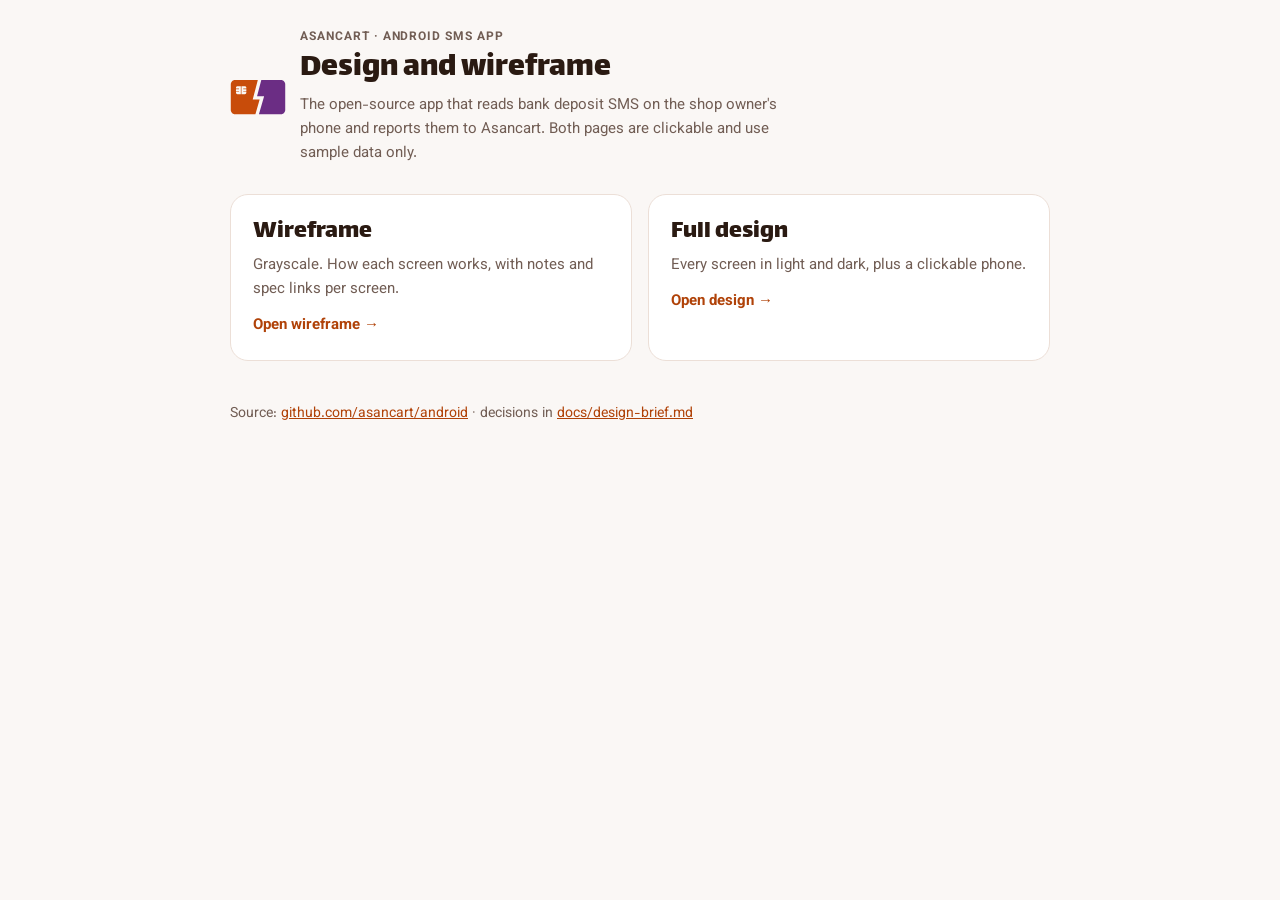
<file: design/index.html>
<!doctype html>
<html lang="en">
<head>
<meta charset="utf-8">
<meta name="viewport" content="width=device-width, initial-scale=1, viewport-fit=cover">
<title>Asancart Android Design</title>
<link rel="stylesheet" href="https://fonts.googleapis.com/css2?family=Lalezar&family=Vazirmatn:wght@400;500;700;900&display=swap">
<link rel="stylesheet" href="prototype/theme.css">
<link rel="stylesheet" href="prototype/page.css">
<style>
  .pick { display: grid; grid-template-columns: repeat(2, minmax(0, 1fr)); gap: 16px; }
  .pick a {
    display: flex; flex-direction: column; gap: 6px; padding: 22px; border-radius: 18px;
    background: var(--ac-surface); border: 1px solid var(--ac-line); color: var(--ac-ink); text-decoration: none;
  }
  .pick a:hover { border-color: var(--ac-primary); }
  .pick b { font: 400 26px/1.2 var(--ac-font-display); }
  .pick span { color: var(--ac-muted); }
  .pick .go { color: var(--ac-primary-text); font-weight: 700; margin-top: 6px; }
  .foot-note { color: var(--ac-muted); font-size: 14px; }
  .foot-note a { color: var(--ac-primary-text); }
  @media (max-width: 640px) { .pick { grid-template-columns: minmax(0, 1fr); } }
</style>
</head>
<body>
<div class="pg" style="max-width: 820px">
  <header class="pg-head">
    <div class="title">
      <svg viewBox="40 110 432 290" role="img" aria-label="Asancart"><path fill="var(--ac-primary)" fill-rule="evenodd" d="M75.56,123.79 73.37,124.15 71.2,124.66 69.07,125.3 66.99,126.09 64.96,127.01 63,128.06 61.11,129.23 59.3,130.53 57.58,131.94 55.96,133.46 54.44,135.08 53.03,136.8 51.73,138.61 50.56,140.5 49.51,142.46 48.59,144.49 47.8,146.57 47.16,148.7 46.65,150.87 46.29,153.06 46.07,155.28 46,157.5 46,354.5 46.07,356.72 46.29,358.94 46.65,361.13 47.16,363.3 47.8,365.43 48.59,367.51 49.51,369.54 50.56,371.5 51.73,373.39 53.03,375.2 54.44,376.92 55.96,378.54 57.58,380.06 59.3,381.47 61.11,382.77 63,383.94 64.96,384.99 66.99,385.91 69.07,386.7 71.2,387.34 73.37,387.85 75.56,388.21 77.78,388.43 80,388.5 236.04,388.5 268.73,275 215.2,275 254.52,123.5 80,123.5 77.78,123.57ZM166,189.67 142,189.67 142,194.67 166,194.67 166,210.33 142,210.33 142,215.33 166,215.33 166,220.5 165.97,221.35 165.89,222.2 165.75,223.04 165.56,223.86 165.31,224.68 165.01,225.47 164.66,226.25 164.26,227 163.81,227.72 163.31,228.41 162.77,229.07 162.19,229.69 161.57,230.27 160.91,230.81 160.22,231.31 159.5,231.76 158.75,232.16 157.97,232.51 157.18,232.81 156.36,233.06 155.54,233.25 154.7,233.39 153.85,233.47 153,233.5 128.5,233.5 128.5,171.5 153,171.5 153.85,171.53 154.7,171.61 155.54,171.75 156.36,171.94 157.18,172.19 157.97,172.49 158.75,172.84 159.5,173.24 160.22,173.69 160.91,174.19 161.57,174.73 162.19,175.31 162.77,175.93 163.31,176.59 163.81,177.28 164.26,178 164.66,178.75 165.01,179.53 165.31,180.32 165.56,181.14 165.75,181.96 165.89,182.8 165.97,183.65 166,184.5ZM86,215.33 110,215.33 110,210.33 86,210.33 86,194.67 110,194.67 110,189.67 86,189.67 86,184.5 86.03,183.65 86.11,182.8 86.25,181.96 86.44,181.14 86.69,180.32 86.99,179.53 87.34,178.75 87.74,178 88.19,177.28 88.69,176.59 89.23,175.93 89.81,175.31 90.43,174.73 91.09,174.19 91.78,173.69 92.5,173.24 93.25,172.84 94.03,172.49 94.82,172.19 95.64,171.94 96.46,171.75 97.3,171.61 98.15,171.53 99,171.5 123.5,171.5 123.5,233.5 99,233.5 98.15,233.47 97.3,233.39 96.46,233.25 95.64,233.06 94.82,232.81 94.03,232.51 93.25,232.16 92.5,231.76 91.78,231.31 91.09,230.81 90.43,230.27 89.81,229.69 89.23,229.07 88.69,228.41 88.19,227.72 87.74,227 87.34,226.25 86.99,225.47 86.69,224.68 86.44,223.86 86.25,223.04 86.11,222.2 86.03,221.35 86,220.5Z"/><path fill="var(--ac-accent)" fill-rule="evenodd" d="M434.22,388.43 436.44,388.21 438.63,387.85 440.8,387.34 442.93,386.7 445.01,385.91 447.04,384.99 449,383.94 450.89,382.77 452.7,381.47 454.42,380.06 456.04,378.54 457.56,376.92 458.97,375.2 460.27,373.39 461.44,371.5 462.49,369.54 463.41,367.51 464.2,365.43 464.84,363.3 465.35,361.13 465.71,358.94 465.93,356.72 466,354.5 466,157.5 465.93,155.28 465.71,153.06 465.35,150.87 464.84,148.7 464.2,146.57 463.41,144.49 462.49,142.46 461.44,140.5 460.27,138.61 458.97,136.8 457.56,135.08 456.04,133.46 454.42,131.94 452.7,130.53 450.89,129.23 449,128.06 447.04,127.01 445.01,126.09 442.93,125.3 440.8,124.66 438.63,124.15 436.44,123.79 434.22,123.57 432,123.5 281.38,123.5 248.8,249 303.27,249 263.1,388.5 432,388.5Z"/></svg>
      <div>
        <p class="eyebrow">Asancart · Android SMS app</p>
        <h1>Design and wireframe</h1>
        <p class="lede">The open-source app that reads bank deposit SMS on the shop owner's phone and reports them to Asancart. Both pages are clickable and use sample data only.</p>
      </div>
    </div>
  </header>
  <nav class="pick">
    <a href="wireframe.html"><b>Wireframe</b><span>Grayscale. How each screen works, with notes and spec links per screen.</span><span class="go">Open wireframe →</span></a>
    <a href="mockups.html"><b>Full design</b><span>Every screen in light and dark, plus a clickable phone.</span><span class="go">Open design →</span></a>
  </nav>
  <p class="foot-note">Source: <a href="https://github.com/asancart/android">github.com/asancart/android</a> · decisions in <a href="https://github.com/asancart/android/blob/main/docs/design-brief.md">docs/design-brief.md</a></p>
</div>
</body>
</html>
</file>
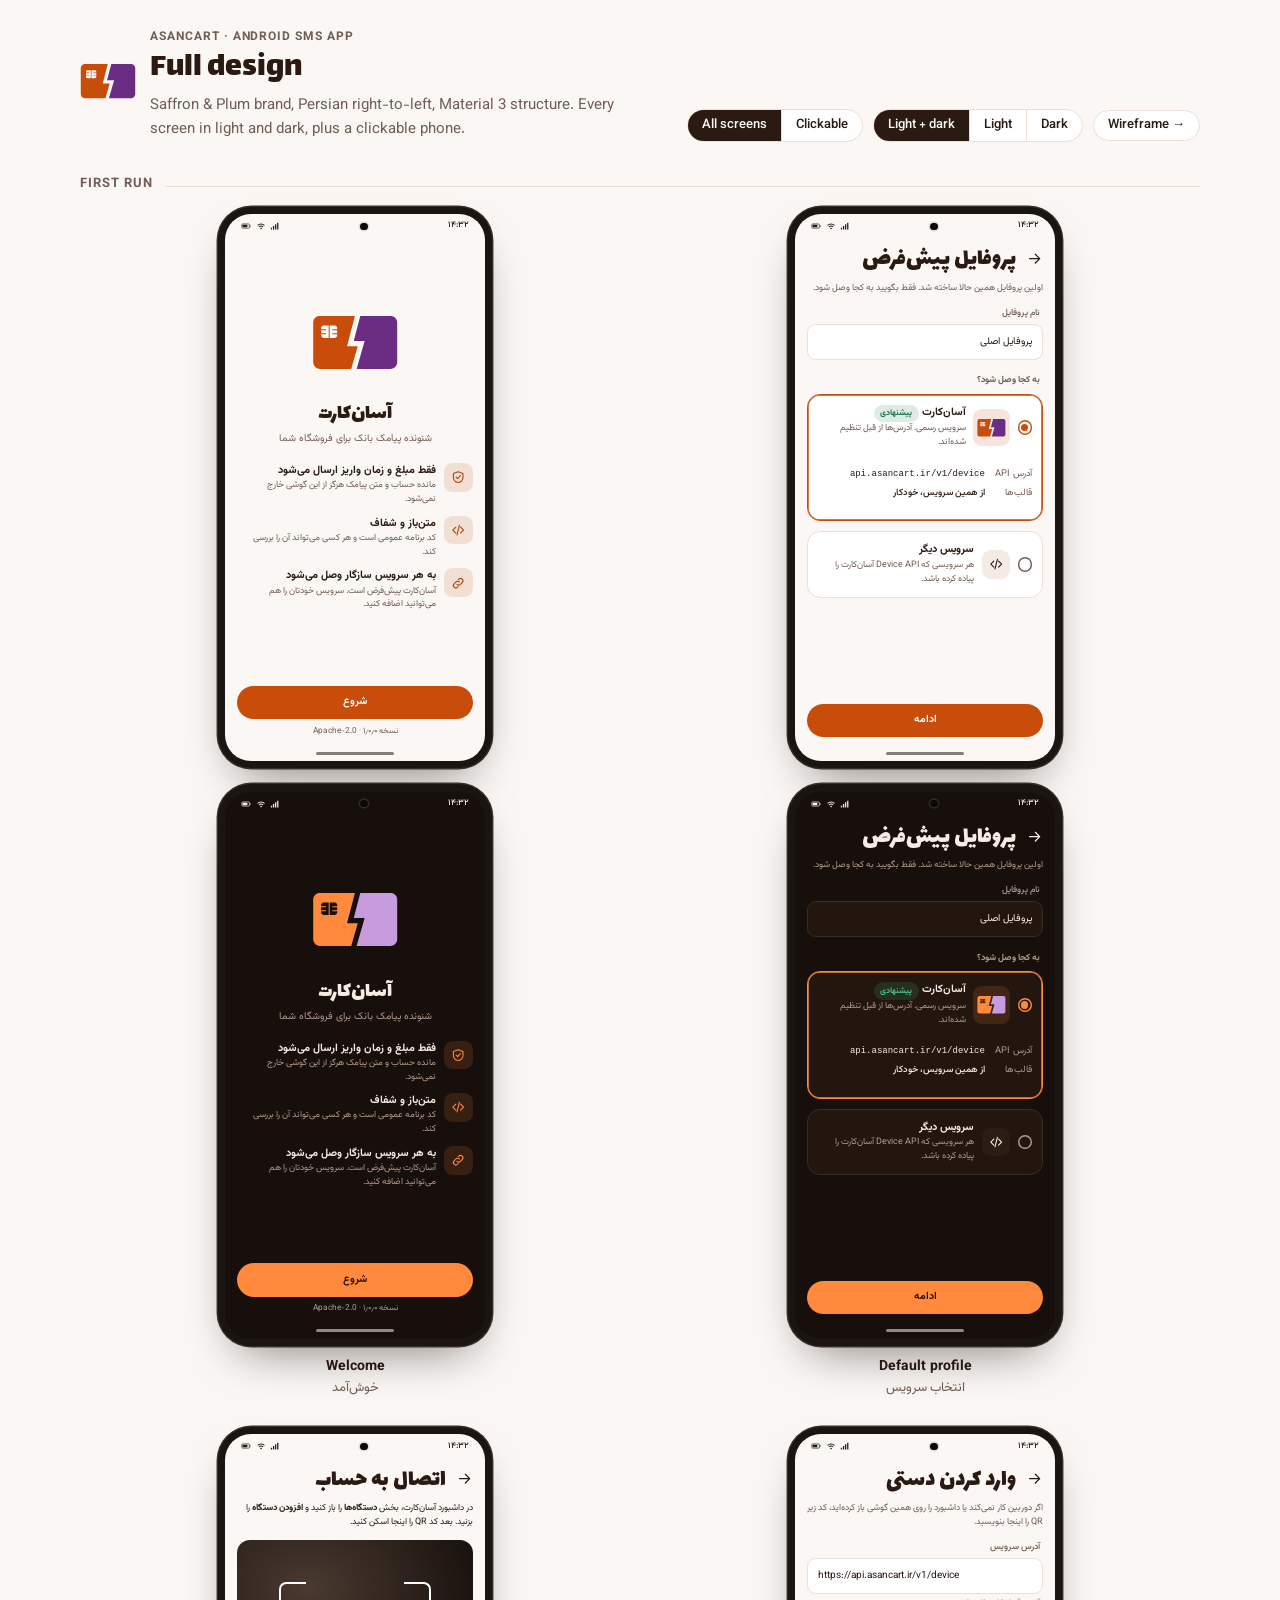
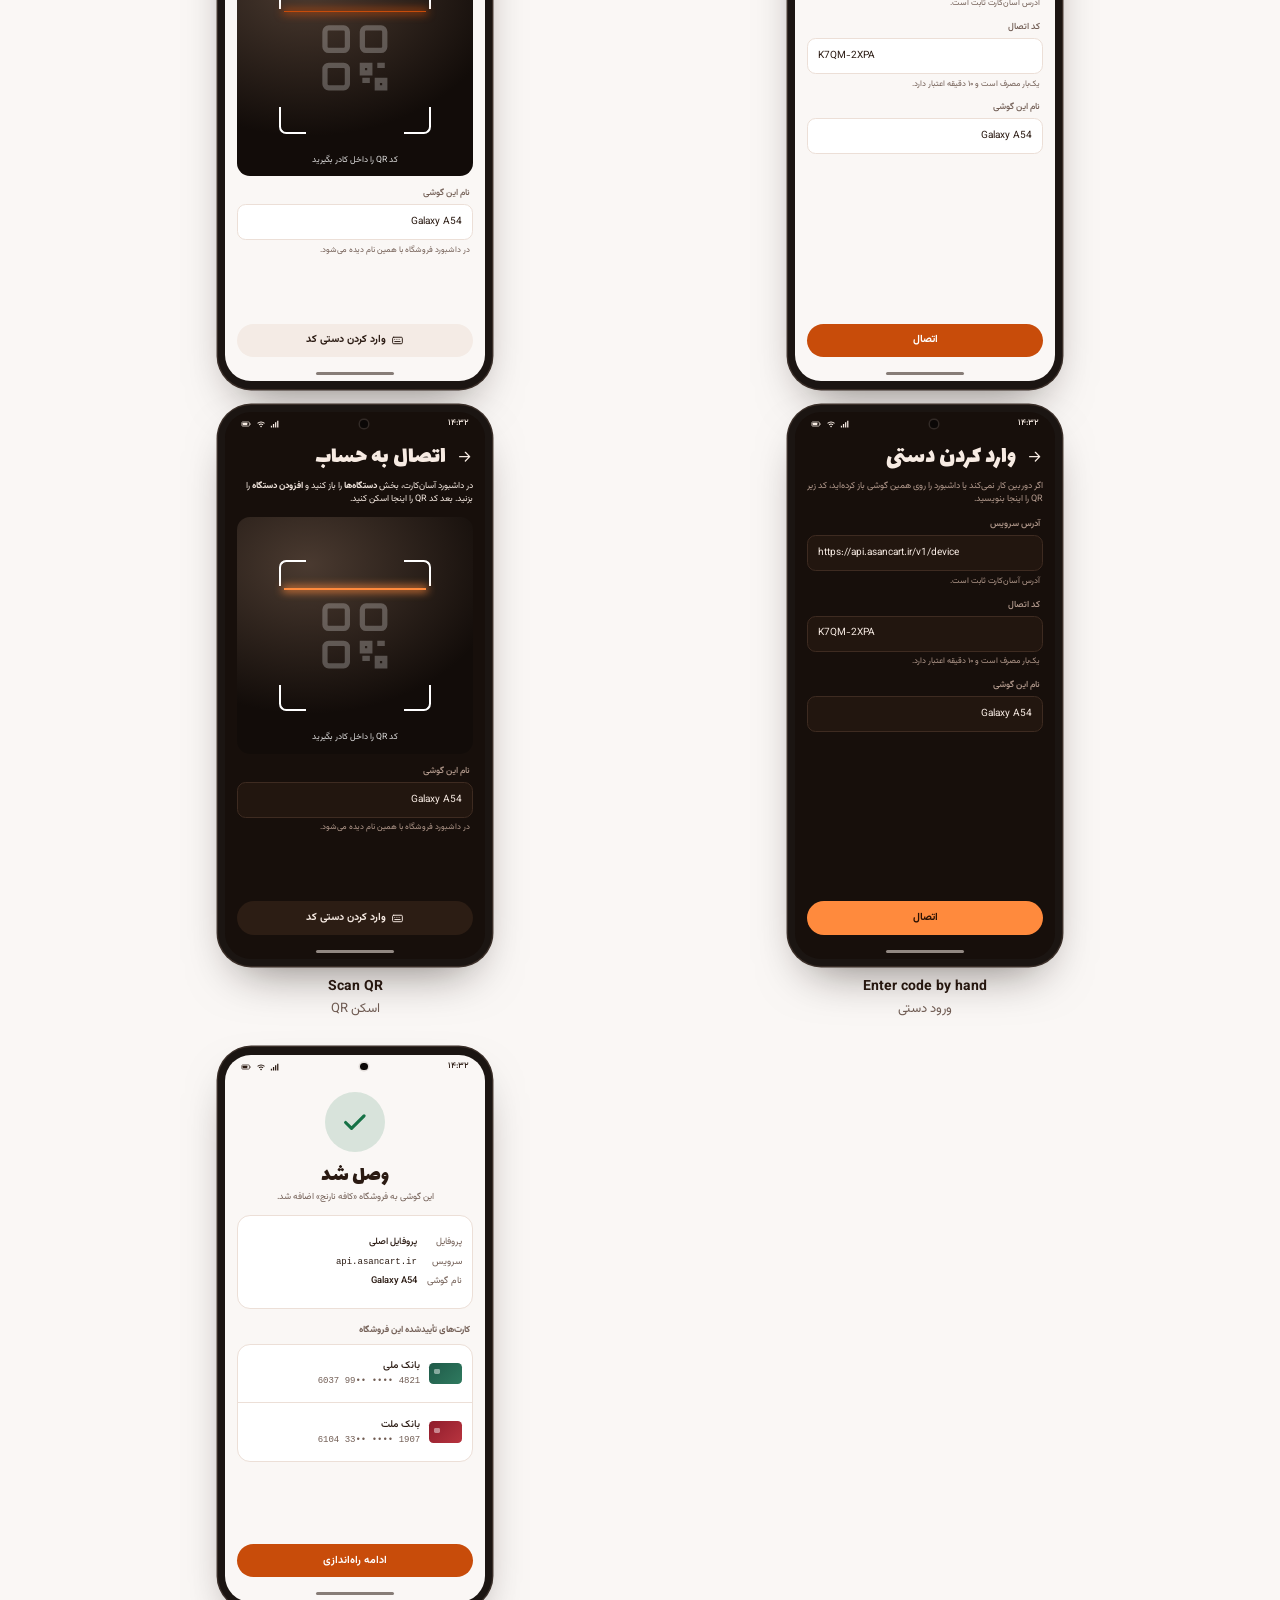
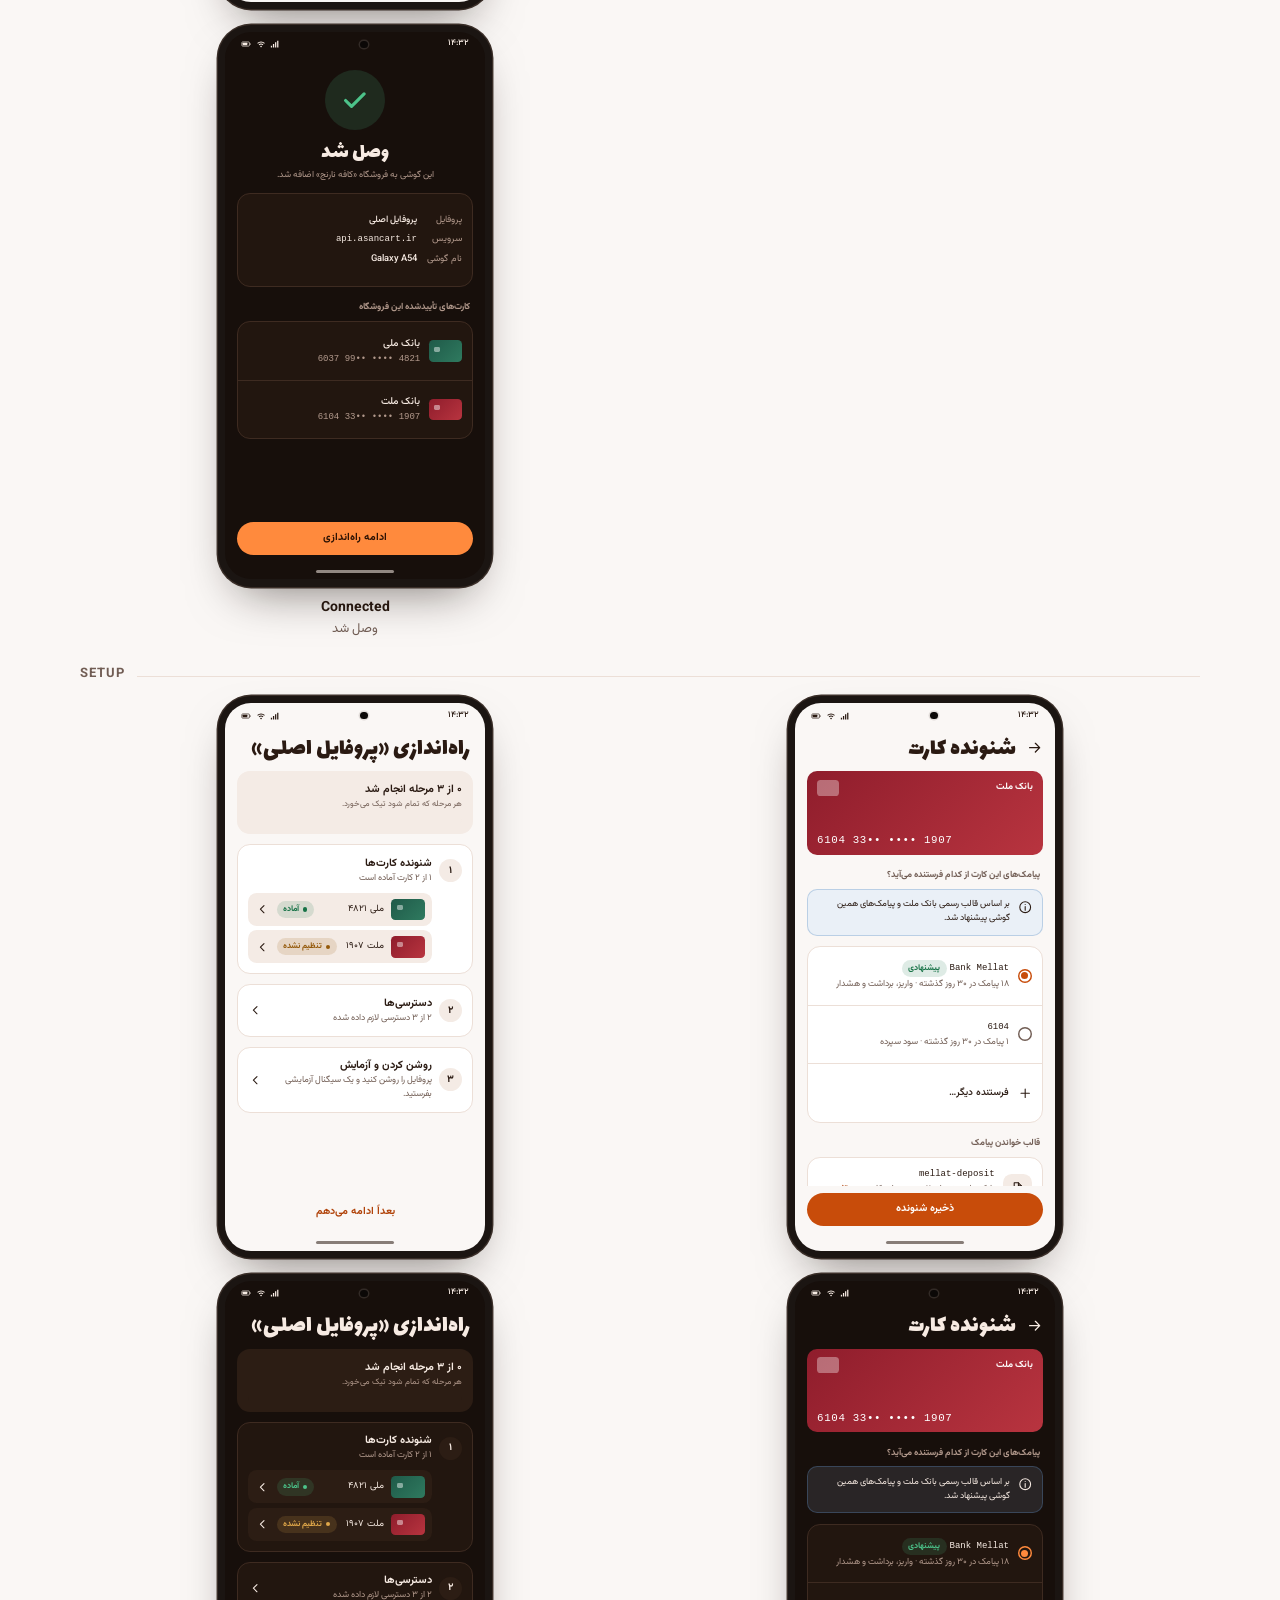
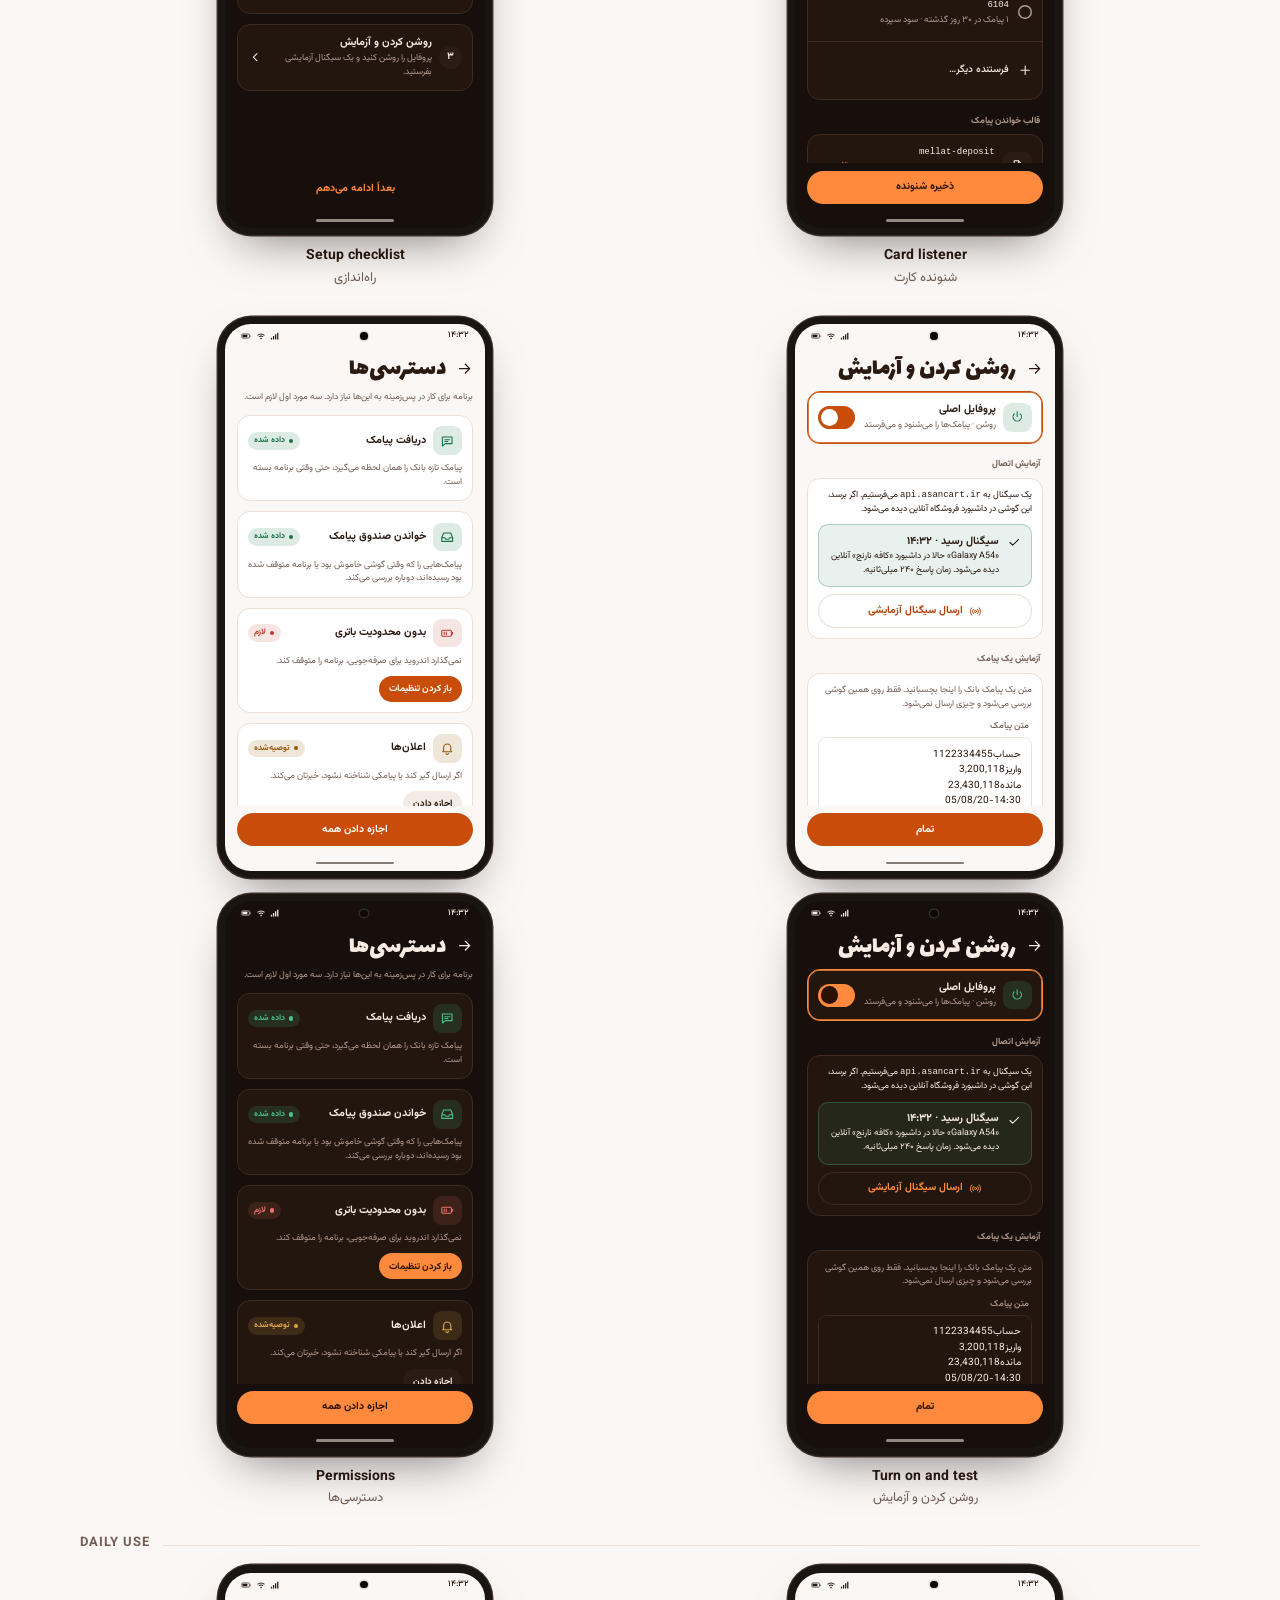
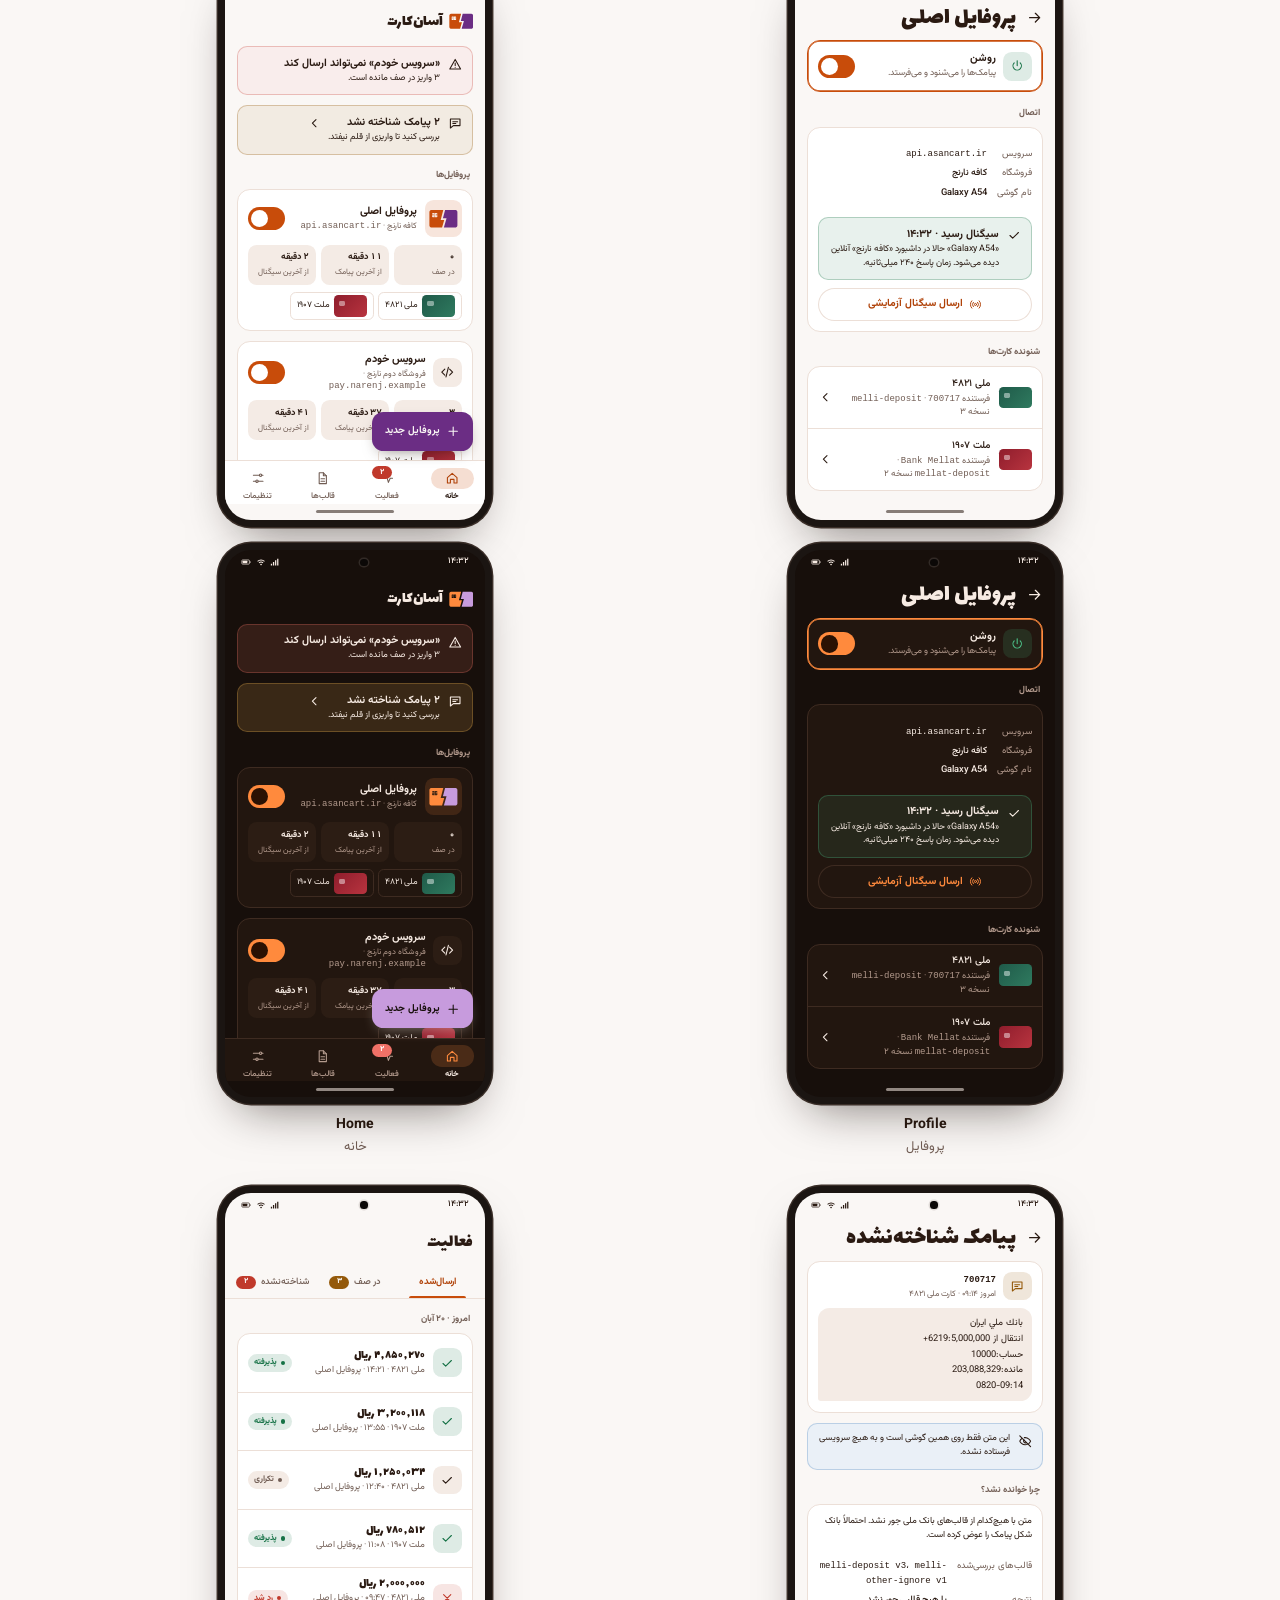
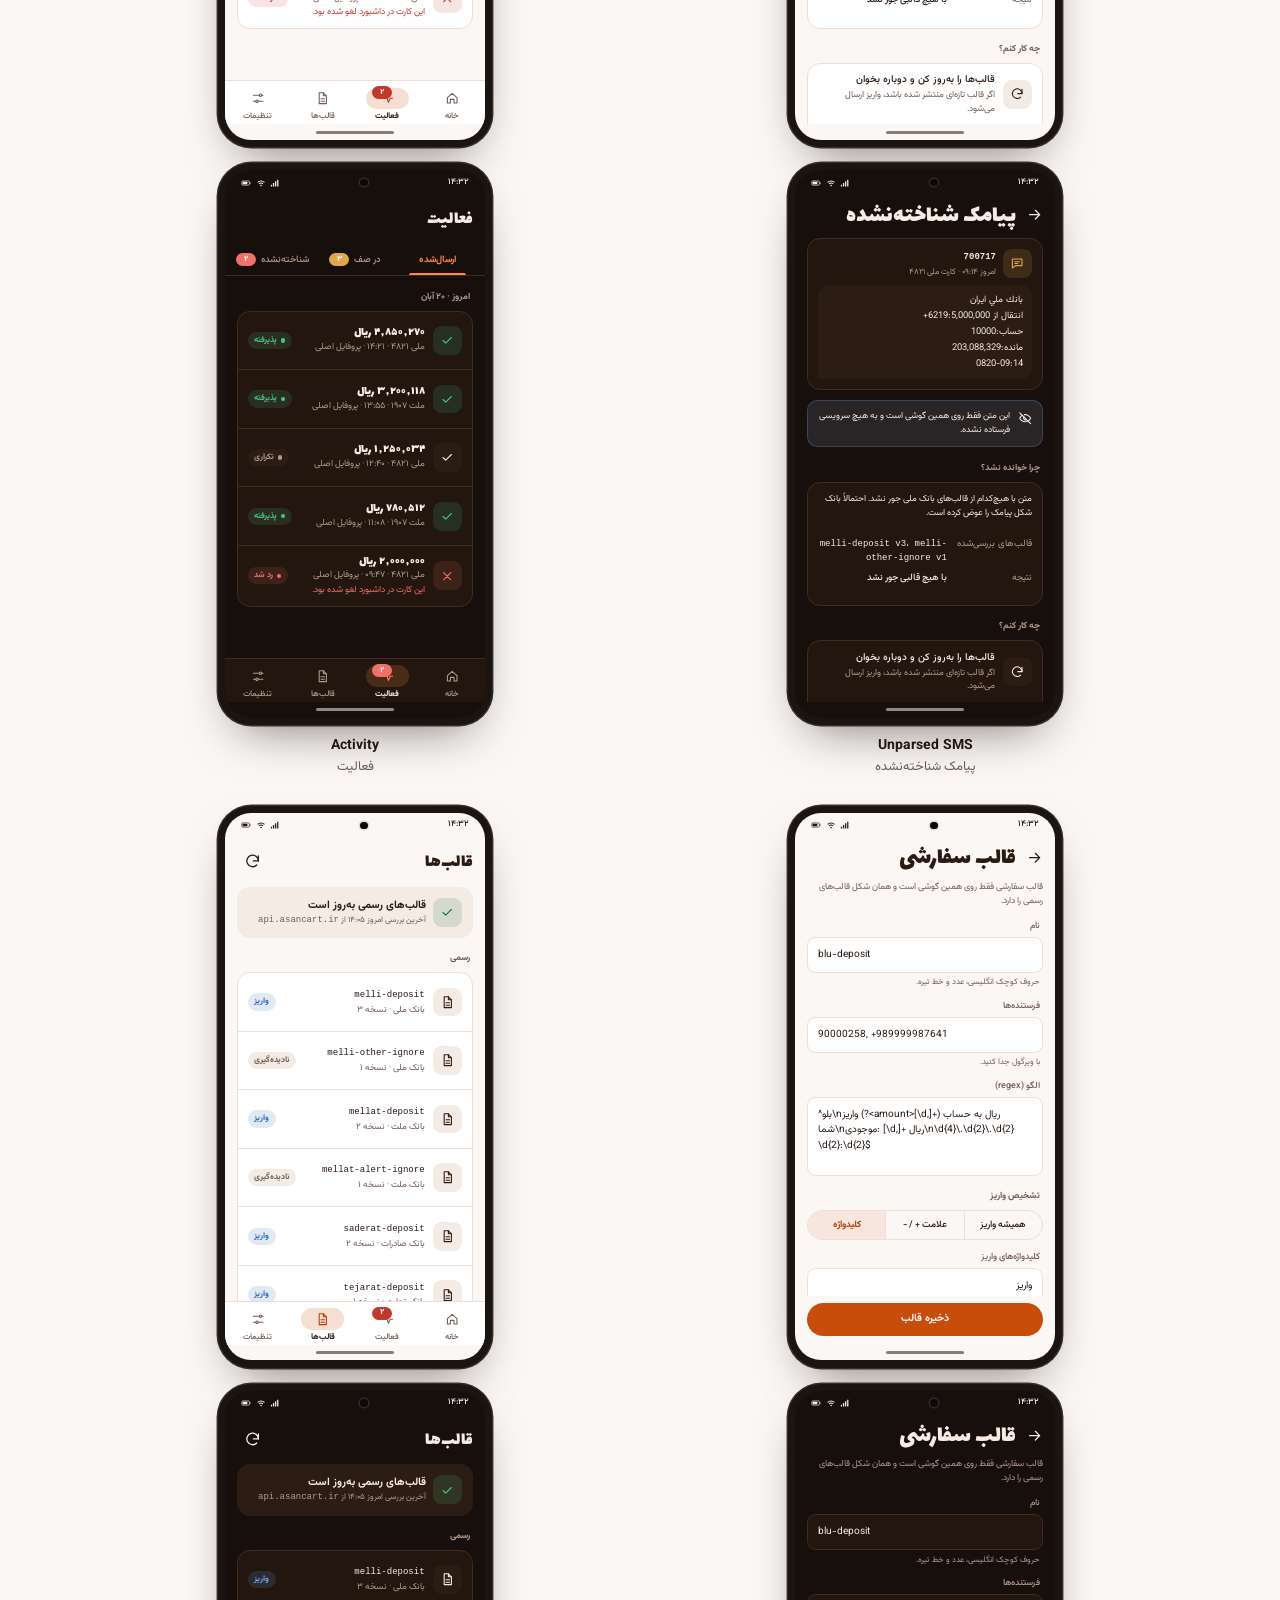
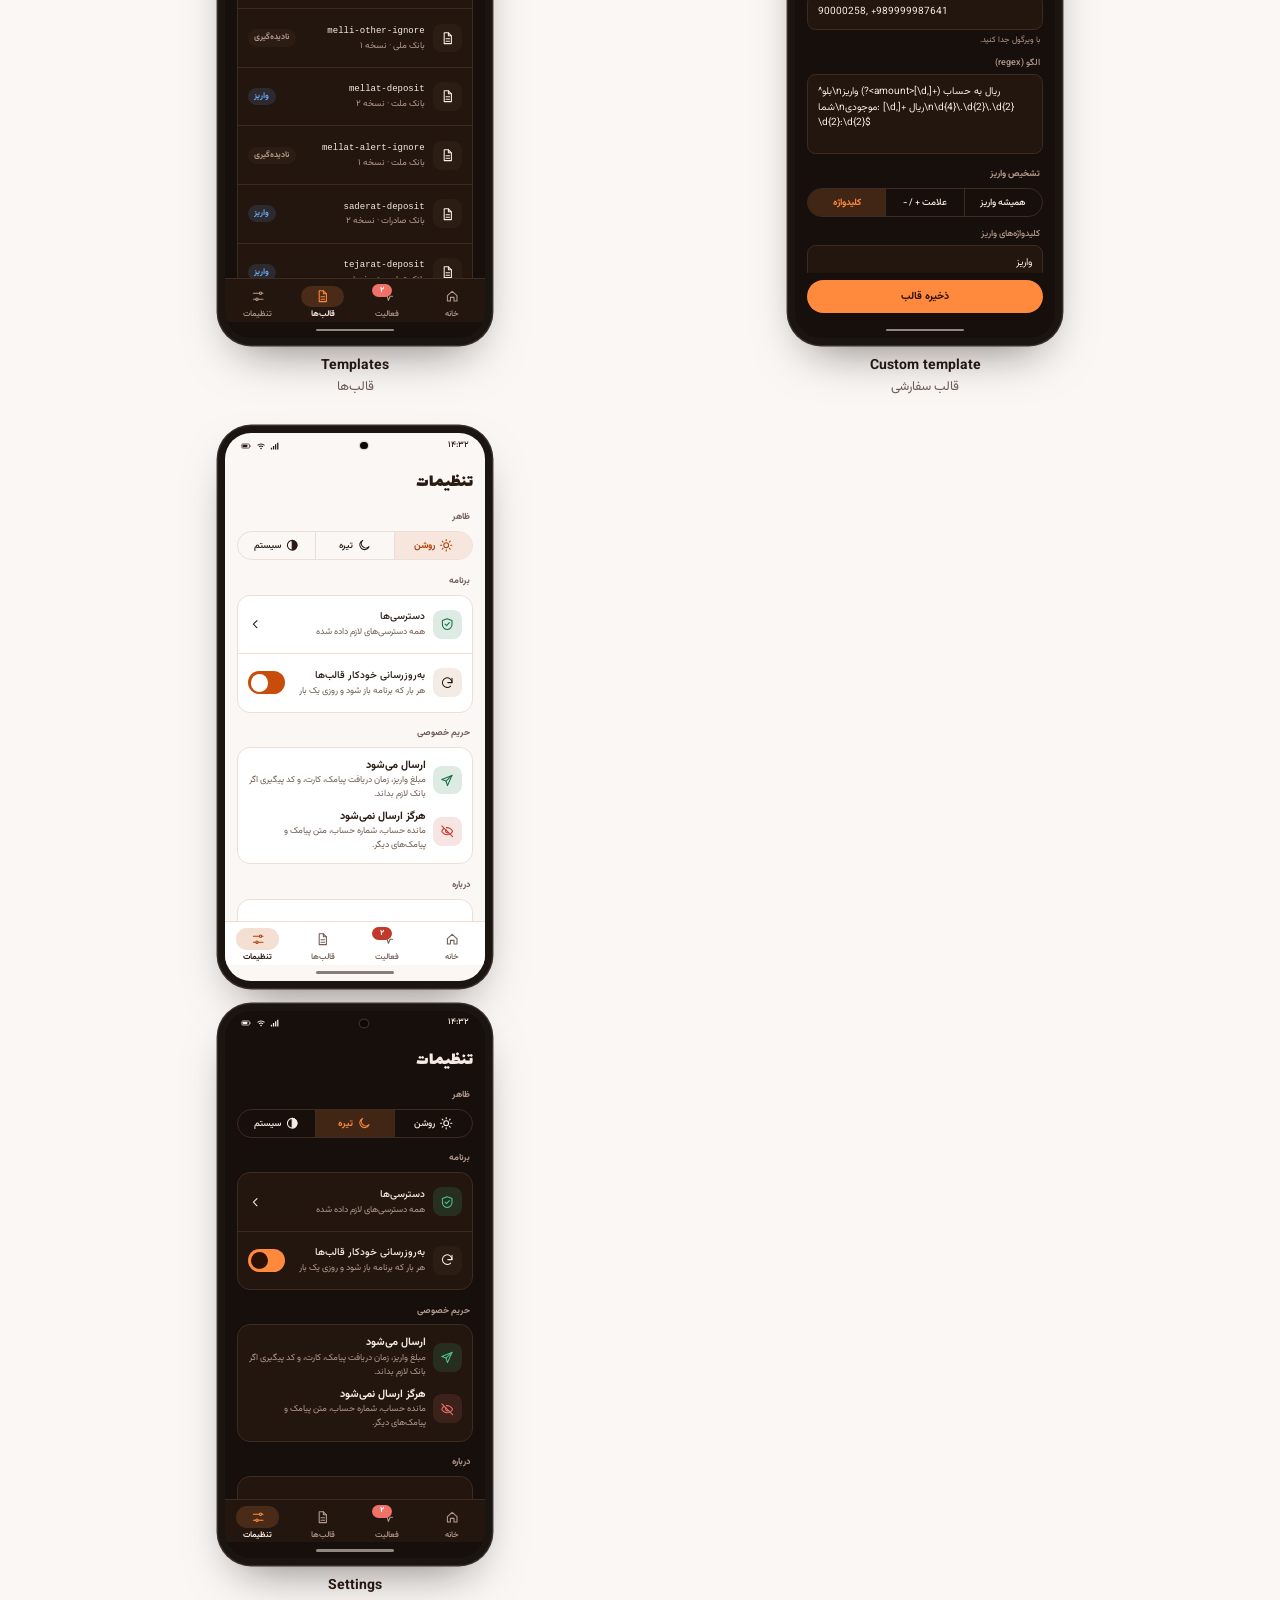
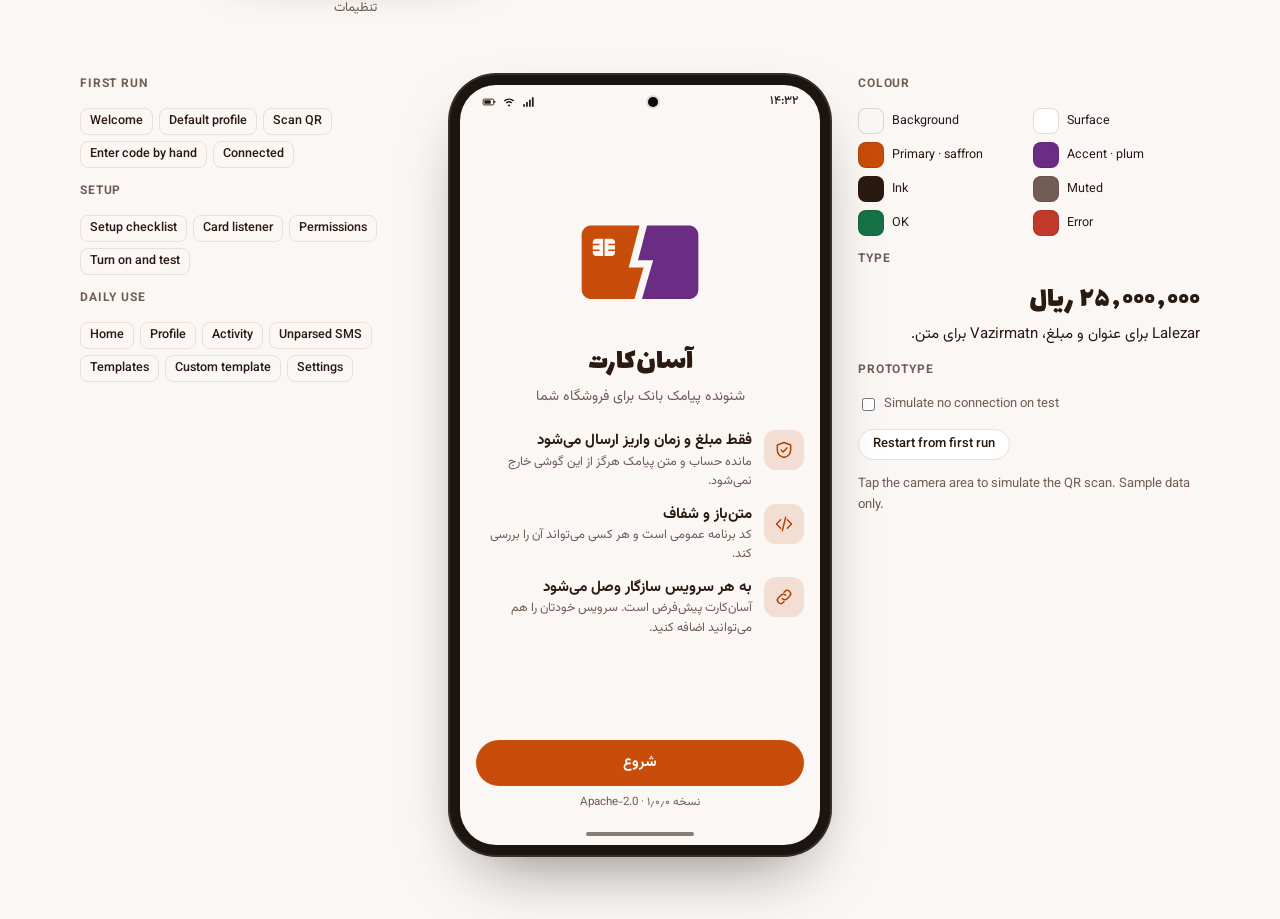
<file: design/mockups.html>
<!doctype html>
<html lang="en">
<head>
<meta charset="utf-8">
<meta name="viewport" content="width=device-width, initial-scale=1, viewport-fit=cover">
<title>Asancart Android Design</title>
<meta name="claude:viewport-fit-sides" content="cover">
<link rel="stylesheet" href="https://fonts.googleapis.com/css2?family=Lalezar&family=Vazirmatn:wght@400;500;700;900&display=swap">
<link rel="stylesheet" href="prototype/theme.css">
<link rel="stylesheet" href="prototype/app.css">
<link rel="stylesheet" href="prototype/page.css">
</head>
<body>
<div class="pg">
  <header class="pg-head">
    <div class="title">
      <span id="pg-logo"></span>
      <div>
        <p class="eyebrow">Asancart · Android SMS app</p>
        <h1>Full design</h1>
        <p class="lede">Saffron &amp; Plum brand, Persian right-to-left, Material 3 structure. Every screen in light and dark, plus a clickable phone.</p>
      </div>
    </div>
    <div class="ctrls">
      <div class="ctl" role="group" aria-label="View">
        <button data-view="all" aria-pressed="true">All screens</button><button data-view="proto" aria-pressed="false">Clickable</button>
      </div>
      <div class="ctl" role="group" aria-label="Phone theme">
        <button data-th="both" aria-pressed="true">Light + dark</button><button data-th="light" aria-pressed="false">Light</button><button data-th="dark" aria-pressed="false">Dark</button>
      </div>
      <a class="pbtn" data-xlink="wireframe" href="wireframe.html">Wireframe →</a>
    </div>
  </header>

  <section id="view-all" aria-label="All screens"></section>

  <section id="view-proto" class="mock-stage" hidden>
    <div class="side" id="jumplist"></div>
    <div class="phone-slot"><div id="phone"></div></div>
    <div class="side">
      <h3>Colour</h3>
      <div class="swatches" id="swatches"></div>
      <h3>Type</h3>
      <div class="type-s" lang="fa" dir="rtl"><span class="d">۲۵٬۰۰۰٬۰۰۰ ریال</span><span class="b">Lalezar برای عنوان و مبلغ، Vazirmatn برای متن.</span></div>
      <h3>Prototype</h3>
      <label class="chk-l"><input type="checkbox" id="offline"> Simulate no connection on test</label>
      <button class="pbtn" id="restart" style="align-self:flex-start">Restart from first run</button>
      <p class="small-note">Tap the camera area to simulate the QR scan. Sample data only.</p>
    </div>
  </section>
</div>

<script src="prototype/app.js"></script>
<script>
(function () {
  const P = window.ACProto;
  const STAGES = ['First run', 'Setup', 'Daily use'];
  const esc = (s) => String(s).replace(/[&<>"]/g, (c) => ({ '&': '&amp;', '<': '&lt;', '>': '&gt;', '"': '&quot;' }[c]));
  let view = 'all';
  const SW = [['bg', 'Background'], ['surface', 'Surface'], ['primary', 'Primary · saffron'], ['accent', 'Accent · plum'], ['ink', 'Ink'], ['muted', 'Muted'], ['ok', 'OK'], ['bad', 'Error']];
  let th = 'both';

  document.getElementById('pg-logo').innerHTML = P.renderStatic('welcome', {}).match(/<svg viewBox="40 110[\s\S]*?<\/svg>/)[0];

  function drawGallery() {
    const themes = th === 'both' ? ['light', 'dark'] : [th];
    document.getElementById('view-all').innerHTML = STAGES.map((st) => {
      const ids = P.ORDER.filter((id) => P.SCREENS[id].stage === st);
      return `<div class="stagehead"><h2>${st}</h2><hr></div>
        <div class="gal ${themes.length > 1 ? 'pair' : ''}" style="margin-top:20px;margin-bottom:28px">${ids.map((id) => `
          <figure>
            <div class="jump" role="button" tabindex="0" data-open="${id}" aria-label="Open ${esc(P.SCREENS[id].name)} in the clickable phone">
              <div class="phones">${themes.map((t) => `<div class="zoom">${P.renderStatic(id, { skin: 'brand', theme: t })}</div>`).join('')}</div>
            </div>
            <figcaption><b>${esc(P.SCREENS[id].name)}</b><span lang="fa" dir="rtl">${esc(P.SCREENS[id].fa)}</span></figcaption>
          </figure>`).join('')}</div>`;
    }).join('');
  }

  const proto = P.create({ skin: 'brand', theme: 'light', onChange: mark, onTheme: (t) => setTh(t === 'system' ? 'light' : t) });
  proto.mount(document.getElementById('phone'));

  document.getElementById('jumplist').innerHTML = STAGES.map((st) => `<h3>${st}</h3><div class="chips" style="display:flex;flex-wrap:wrap;gap:6px">${
    P.ORDER.filter((id) => P.SCREENS[id].stage === st).map((id) => `<button class="sc" data-jump="${id}">${esc(P.SCREENS[id].name)}</button>`).join('')}</div>`).join('');

  function drawSwatches() {
    const holder = document.querySelector('#phone .ac-phone');
    const cs = holder ? getComputedStyle(holder) : null;
    document.getElementById('swatches').innerHTML = SW.map(([k, l]) => `<div class="sw-i"><i style="background:${cs ? cs.getPropertyValue('--ac-' + k) : 'var(--ac-' + k + ')'}"></i><span>${l}</span></div>`).join('');
  }

  function mark(id) {
    document.querySelectorAll('[data-jump].sc').forEach((b) => b.setAttribute('aria-current', String(b.dataset.jump === id)));
    drawSwatches();
  }

  function setView(v) {
    view = v;
    document.getElementById('view-all').hidden = v !== 'all';
    document.getElementById('view-proto').hidden = v !== 'proto';
    document.querySelectorAll('[data-view]').forEach((b) => b.setAttribute('aria-pressed', String(b.dataset.view === v)));
    const bothBtn = document.querySelector('[data-th="both"]');
    bothBtn.hidden = v === 'proto';
    if (v === 'proto' && th === 'both') setTh('light');
  }
  function setTh(t) {
    th = t;
    document.querySelectorAll('[data-th]').forEach((b) => b.setAttribute('aria-pressed', String(b.dataset.th === t)));
    if (t !== 'both') proto.setTheme(t);
    drawGallery();
    drawSwatches();
  }

  document.querySelectorAll('[data-view]').forEach((b) => b.addEventListener('click', () => setView(b.dataset.view)));
  document.querySelectorAll('[data-th]').forEach((b) => b.addEventListener('click', () => setTh(b.dataset.th)));
  document.getElementById('offline').addEventListener('change', (e) => proto.setFlag('offline', e.target.checked));
  document.getElementById('restart').addEventListener('click', () => proto.reset());
  document.addEventListener('click', (e) => {
    const o = e.target.closest('[data-open]');
    if (o) { setView('proto'); proto.jump(o.dataset.open); window.scrollTo({ top: 0 }); return; }
    const j = e.target.closest('[data-jump]');
    if (j) proto.jump(j.dataset.jump);
  });

  document.addEventListener('keydown', (e) => {
    const o = e.target.closest && e.target.closest('[data-open]');
    if (o && (e.key === 'Enter' || e.key === ' ')) { e.preventDefault(); o.click(); }
  });
  drawGallery();
  drawSwatches();
})();
</script>
</body>
</html>
</file>
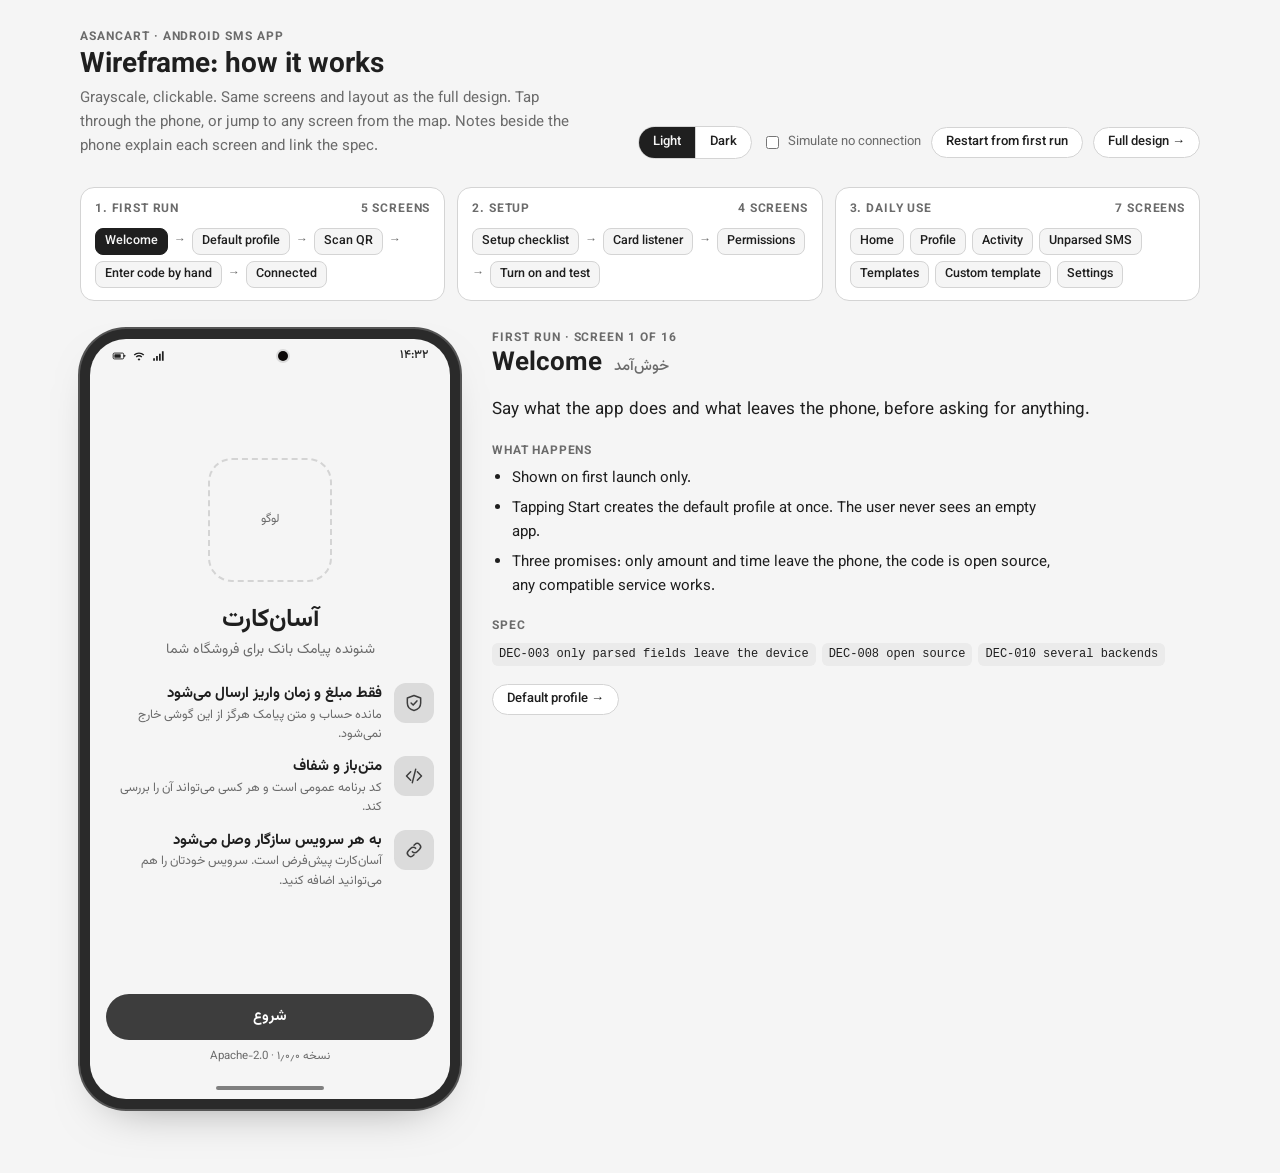
<file: design/wireframe.html>
<!doctype html>
<html lang="en">
<head>
<meta charset="utf-8">
<meta name="viewport" content="width=device-width, initial-scale=1, viewport-fit=cover">
<title>Asancart Android Wireframe</title>
<meta name="claude:viewport-fit-sides" content="cover">
<link rel="stylesheet" href="https://fonts.googleapis.com/css2?family=Lalezar&family=Vazirmatn:wght@400;500;700;900&display=swap">
<link rel="stylesheet" href="prototype/theme.css">
<link rel="stylesheet" href="prototype/app.css">
<link rel="stylesheet" href="prototype/page.css">
</head>
<body>
<script>document.documentElement.setAttribute('data-brand', 'wireframe');</script>
<div class="pg">
  <header class="pg-head">
    <div>
      <p class="eyebrow">Asancart · Android SMS app</p>
      <h1>Wireframe: how it works</h1>
      <p class="lede">Grayscale, clickable. Same screens and layout as the full design. Tap through the phone, or jump to any screen from the map. Notes beside the phone explain each screen and link the spec.</p>
    </div>
    <div class="ctrls">
      <div class="ctl" role="group" aria-label="Phone theme">
        <button data-theme-btn="light" aria-pressed="true">Light</button><button data-theme-btn="dark" aria-pressed="false">Dark</button>
      </div>
      <label class="chk-l"><input type="checkbox" id="offline"> Simulate no connection</label>
      <button class="pbtn" id="restart">Restart from first run</button>
      <a class="pbtn" data-xlink="mockups" href="mockups.html">Full design →</a>
    </div>
  </header>

  <section class="flow" id="flow" aria-label="Screen map"></section>

  <main class="stage">
    <div class="phone-slot"><div id="phone"></div></div>
    <article class="notes" id="notes" aria-live="polite"></article>
  </main>
</div>

<script src="prototype/app.js"></script>
<script src="prototype/notes.js"></script>
<script>
(function () {
  const P = window.ACProto;
  const N = window.ACNotes;
  const STAGES = ['First run', 'Setup', 'Daily use'];
  const flowEl = document.getElementById('flow');
  const notesEl = document.getElementById('notes');
  const esc = (s) => String(s).replace(/[&<>"]/g, (c) => ({ '&': '&amp;', '<': '&lt;', '>': '&gt;', '"': '&quot;' }[c]));

  flowEl.innerHTML = STAGES.map((st, i) => {
    const ids = P.ORDER.filter((id) => P.SCREENS[id].stage === st);
    return `<div class="st"><h3><span>${i + 1}. ${st}</span><span>${ids.length} screens</span></h3><div class="chips">${
      ids.map((id, j) => `${j && st !== 'Daily use' ? '<span class="arr">→</span>' : ''}<button class="sc" data-jump="${id}">${esc(P.SCREENS[id].name)}</button>`).join('')
    }</div></div>`;
  }).join('');

  function showNotes(id) {
    const sc = P.SCREENS[id];
    const n = N[id] || {};
    const i = P.ORDER.indexOf(id);
    notesEl.innerHTML = `
      <div><p class="eyebrow">${esc(sc.stage)} · screen ${i + 1} of ${P.ORDER.length}</p>
      <h2>${esc(sc.name)}<span class="fa" lang="fa" dir="rtl">${esc(sc.fa)}</span></h2></div>
      <p class="job">${esc(n.job || '')}</p>
      <div><h4>What happens</h4><ul>${(n.does || []).map((x) => `<li>${esc(x)}</li>`).join('')}</ul></div>
      ${n.reqs ? `<div><h4>Spec</h4><div class="reqs">${n.reqs.map((x) => `<span>${esc(x)}</span>`).join('')}</div></div>` : ''}
      ${n.open ? `<div class="open"><h4>Open point</h4><ul>${n.open.map((x) => `<li>${esc(x)}</li>`).join('')}</ul></div>` : ''}
      <div class="navrow">
        ${i > 0 ? `<button class="pbtn" data-jump="${P.ORDER[i - 1]}">← ${esc(P.SCREENS[P.ORDER[i - 1]].name)}</button>` : ''}
        ${i < P.ORDER.length - 1 ? `<button class="pbtn" data-jump="${P.ORDER[i + 1]}">${esc(P.SCREENS[P.ORDER[i + 1]].name)} →</button>` : ''}
      </div>`;
    document.querySelectorAll('[data-jump].sc').forEach((b) => b.setAttribute('aria-current', String(b.dataset.jump === id)));
    try { if (location.hash.slice(1) !== id) history.replaceState(null, '', '#' + id); } catch (e) { /* ignore */ }
  }

  const proto = P.create({ skin: 'wireframe', theme: 'light', onChange: showNotes, onTheme: setTheme });
  proto.mount(document.getElementById('phone'));

  function setTheme(t) {
    const v = t === 'system' ? (matchMedia('(prefers-color-scheme: dark)').matches ? 'dark' : 'light') : t;
    document.querySelectorAll('[data-theme-btn]').forEach((b) => b.setAttribute('aria-pressed', String(b.dataset.themeBtn === v)));
  }
  document.querySelectorAll('[data-theme-btn]').forEach((b) => b.addEventListener('click', () => { proto.setTheme(b.dataset.themeBtn); setTheme(b.dataset.themeBtn); }));
  document.getElementById('offline').addEventListener('change', (e) => proto.setFlag('offline', e.target.checked));
  document.getElementById('restart').addEventListener('click', () => proto.reset());
  document.addEventListener('click', (e) => {
    const b = e.target.closest('[data-jump]');
    if (b) proto.jump(b.dataset.jump);
  });
  const fromHash = () => { const h = location.hash.slice(1); if (P.SCREENS[h] && h !== proto.cur) proto.jump(h); };
  window.addEventListener('hashchange', fromHash);
  fromHash();
})();
</script>
</body>
</html>
</file>
<file: design/prototype/theme.css>
/*
  Asancart colour tokens for the design prototypes.
  Values are copied from asancart/frontend packages/tokens/tokens.json (C1 "Saffron & Plum")
  and its grayscale wireframe override. That file is the source of truth; update both together.

  Page chrome: :root, following the viewer theme (light, dark, or system).
  Phone screens: .ac-phone[data-t="light|dark"], set per phone so light and dark can sit side by side.
  Wireframe skin: data-brand="wireframe" on <html> for the page, .wf on a phone.
*/

:root {
  --ac-bg: #faf7f5;
  --ac-surface: #ffffff;
  --ac-surface-2: #f4ebe5;
  --ac-ink: #2a1a12;
  --ac-muted: #715d54;
  --ac-line: #ecdfd7;
  --ac-primary: #c84c0a;
  --ac-primary-hover: #a63e07;
  --ac-on-primary: #ffffff;
  --ac-accent: #6b2d84;
  --ac-on-accent: #faf7f5;
  --ac-ok: #167246;
  --ac-warn: #94590a;
  --ac-bad: #c0392b;
  --ac-info: #2b6cb0;
  --ac-focus: #6b2d84;
  --ac-overlay: rgba(42, 26, 18, 0.45);
  --ac-primary-text: #b04208;

  --ac-font-display: "Lalezar", "Vazirmatn", Tahoma, sans-serif;
  --ac-font-body: "Vazirmatn", Tahoma, "Segoe UI", sans-serif;
  --ac-font-mono: ui-monospace, "SFMono-Regular", Menlo, Consolas, monospace;
  --ac-radius-sm: 7px;
  --ac-radius-md: 14px;
  --ac-radius-lg: 18px;
  --ac-radius-pill: 999px;
  --ac-motion-fast: 120ms;
  --ac-motion-base: 180ms;
  --ac-motion-slow: 280ms;
}

@media (prefers-color-scheme: dark) {
  :root:not([data-theme="light"]) {
    --ac-bg: #170f0b;
    --ac-surface: #22160f;
    --ac-surface-2: #2c1d14;
    --ac-ink: #f7ebe3;
    --ac-muted: #b39a8d;
    --ac-line: #3e2b21;
    --ac-primary: #ff8a3d;
    --ac-primary-hover: #ff9d5c;
    --ac-on-primary: #2a1103;
    --ac-accent: #c79bdd;
    --ac-on-accent: #170f0b;
    --ac-ok: #4cc38a;
    --ac-warn: #e0a84a;
    --ac-bad: #f07167;
    --ac-info: #6aa8f0;
    --ac-focus: #c79bdd;
    --ac-overlay: rgba(0, 0, 0, 0.6);
    --ac-primary-text: #ff8a3d;
    color-scheme: dark;
  }
}

:root[data-theme="dark"] {
  --ac-bg: #170f0b;
  --ac-surface: #22160f;
  --ac-surface-2: #2c1d14;
  --ac-ink: #f7ebe3;
  --ac-muted: #b39a8d;
  --ac-line: #3e2b21;
  --ac-primary: #ff8a3d;
  --ac-primary-hover: #ff9d5c;
  --ac-on-primary: #2a1103;
  --ac-accent: #c79bdd;
  --ac-on-accent: #170f0b;
  --ac-ok: #4cc38a;
  --ac-warn: #e0a84a;
  --ac-bad: #f07167;
  --ac-info: #6aa8f0;
  --ac-focus: #c79bdd;
  --ac-overlay: rgba(0, 0, 0, 0.6);
  --ac-primary-text: #ff8a3d;
  color-scheme: dark;
}

/* Wireframe page chrome */
:root[data-brand="wireframe"] {
  --ac-bg: #f5f5f5;
  --ac-surface: #ffffff;
  --ac-surface-2: #ebebeb;
  --ac-ink: #1f1f1f;
  --ac-muted: #6b6b6b;
  --ac-line: #d4d4d4;
  --ac-primary: #3d3d3d;
  --ac-primary-hover: #2b2b2b;
  --ac-on-primary: #ffffff;
  --ac-accent: #5c5c5c;
  --ac-on-accent: #ffffff;
  --ac-ok: #4a4a4a;
  --ac-warn: #6b6b6b;
  --ac-bad: #2b2b2b;
  --ac-info: #5c5c5c;
  --ac-focus: #1f1f1f;
  --ac-overlay: rgba(0, 0, 0, 0.4);
  --ac-primary-text: #3d3d3d;
  --ac-font-display: "Vazirmatn", Tahoma, sans-serif;
}

@media (prefers-color-scheme: dark) {
  :root[data-brand="wireframe"]:not([data-theme="light"]) {
    --ac-bg: #141414;
    --ac-surface: #1e1e1e;
    --ac-surface-2: #282828;
    --ac-ink: #ececec;
    --ac-muted: #a3a3a3;
    --ac-line: #3a3a3a;
    --ac-primary: #d4d4d4;
    --ac-primary-hover: #e6e6e6;
    --ac-on-primary: #141414;
    --ac-accent: #bdbdbd;
    --ac-on-accent: #141414;
    --ac-ok: #c8c8c8;
    --ac-warn: #a3a3a3;
    --ac-bad: #ececec;
    --ac-info: #bdbdbd;
    --ac-focus: #ececec;
    --ac-overlay: rgba(0, 0, 0, 0.6);
    --ac-primary-text: #d4d4d4;
  }
}

:root[data-brand="wireframe"][data-theme="dark"] {
  --ac-bg: #141414;
  --ac-surface: #1e1e1e;
  --ac-surface-2: #282828;
  --ac-ink: #ececec;
  --ac-muted: #a3a3a3;
  --ac-line: #3a3a3a;
  --ac-primary: #d4d4d4;
  --ac-primary-hover: #e6e6e6;
  --ac-on-primary: #141414;
  --ac-accent: #bdbdbd;
  --ac-on-accent: #141414;
  --ac-ok: #c8c8c8;
  --ac-warn: #a3a3a3;
  --ac-bad: #ececec;
  --ac-info: #bdbdbd;
  --ac-focus: #ececec;
  --ac-overlay: rgba(0, 0, 0, 0.6);
  --ac-primary-text: #d4d4d4;
}

/* Phone screens: explicit theme per phone */
.ac-phone[data-t="light"] {
  --ac-bg: #faf7f5;
  --ac-surface: #ffffff;
  --ac-surface-2: #f4ebe5;
  --ac-ink: #2a1a12;
  --ac-muted: #715d54;
  --ac-line: #ecdfd7;
  --ac-primary: #c84c0a;
  --ac-primary-hover: #a63e07;
  --ac-on-primary: #ffffff;
  --ac-accent: #6b2d84;
  --ac-on-accent: #faf7f5;
  --ac-ok: #167246;
  --ac-warn: #94590a;
  --ac-bad: #c0392b;
  --ac-info: #2b6cb0;
  --ac-focus: #6b2d84;
  --ac-overlay: rgba(42, 26, 18, 0.45);
  --ac-primary-text: #b04208;
  --ac-font-display: "Lalezar", "Vazirmatn", Tahoma, sans-serif;
  color-scheme: light;
}

.ac-phone[data-t="dark"] {
  --ac-bg: #170f0b;
  --ac-surface: #22160f;
  --ac-surface-2: #2c1d14;
  --ac-ink: #f7ebe3;
  --ac-muted: #b39a8d;
  --ac-line: #3e2b21;
  --ac-primary: #ff8a3d;
  --ac-primary-hover: #ff9d5c;
  --ac-on-primary: #2a1103;
  --ac-accent: #c79bdd;
  --ac-on-accent: #170f0b;
  --ac-ok: #4cc38a;
  --ac-warn: #e0a84a;
  --ac-bad: #f07167;
  --ac-info: #6aa8f0;
  --ac-focus: #c79bdd;
  --ac-overlay: rgba(0, 0, 0, 0.6);
  --ac-primary-text: #ff8a3d;
  --ac-font-display: "Lalezar", "Vazirmatn", Tahoma, sans-serif;
  color-scheme: dark;
}

.ac-phone.wf[data-t="light"] {
  --ac-bg: #f5f5f5;
  --ac-surface: #ffffff;
  --ac-surface-2: #ebebeb;
  --ac-ink: #1f1f1f;
  --ac-muted: #6b6b6b;
  --ac-line: #d4d4d4;
  --ac-primary: #3d3d3d;
  --ac-primary-hover: #2b2b2b;
  --ac-on-primary: #ffffff;
  --ac-accent: #5c5c5c;
  --ac-on-accent: #ffffff;
  --ac-ok: #4a4a4a;
  --ac-warn: #6b6b6b;
  --ac-bad: #2b2b2b;
  --ac-info: #5c5c5c;
  --ac-focus: #1f1f1f;
  --ac-overlay: rgba(0, 0, 0, 0.4);
  --ac-primary-text: #3d3d3d;
  --ac-font-display: "Vazirmatn", Tahoma, sans-serif;
}

.ac-phone.wf[data-t="dark"] {
  --ac-bg: #141414;
  --ac-surface: #1e1e1e;
  --ac-surface-2: #282828;
  --ac-ink: #ececec;
  --ac-muted: #a3a3a3;
  --ac-line: #3a3a3a;
  --ac-primary: #d4d4d4;
  --ac-primary-hover: #e6e6e6;
  --ac-on-primary: #141414;
  --ac-accent: #bdbdbd;
  --ac-on-accent: #141414;
  --ac-ok: #c8c8c8;
  --ac-warn: #a3a3a3;
  --ac-bad: #ececec;
  --ac-info: #bdbdbd;
  --ac-focus: #ececec;
  --ac-overlay: rgba(0, 0, 0, 0.6);
  --ac-primary-text: #d4d4d4;
  --ac-font-display: "Vazirmatn", Tahoma, sans-serif;
}
</file>
<file: design/prototype/page.css>
/* Page chrome around the phones (English, LTR). Colours come from theme.css tokens. */
body {
  margin: 0;
  background: var(--ac-bg);
  color: var(--ac-ink);
  font: 15px/1.6 var(--ac-font-body);
  padding-left: max(16px, env(safe-area-inset-left, 0px));
  padding-right: max(16px, env(safe-area-inset-right, 0px));
}
.pg { max-width: 1120px; margin: 0 auto; padding-block: 28px 64px; display: flex; flex-direction: column; gap: 28px; }
.pg-head { display: flex; flex-wrap: wrap; gap: 16px 32px; align-items: flex-end; justify-content: space-between; }
.pg-head .title { display: flex; gap: 14px; align-items: center; min-width: 0; }
.pg-head .title svg { width: 56px; height: 40px; flex: none; }
.eyebrow { font-size: 12px; font-weight: 700; letter-spacing: .08em; text-transform: uppercase; color: var(--ac-muted); margin: 0; }
.pg h1 { font: 400 34px/1.15 var(--ac-font-display); margin: 2px 0 0; text-wrap: balance; }
:root[data-brand="wireframe"] .pg h1 { font-weight: 700; font-size: 28px; }
.lede { margin: 6px 0 0; color: var(--ac-muted); max-width: 62ch; }
.ctrls { display: flex; flex-wrap: wrap; gap: 10px; align-items: center; }
.ctl { display: inline-flex; border: 1px solid var(--ac-line); border-radius: 999px; overflow: hidden; background: var(--ac-surface); }
.ctl button { border: 0; background: transparent; color: var(--ac-ink); font: 500 13px/1 var(--ac-font-body); padding: 9px 14px; cursor: pointer; }
.ctl button + button { border-left: 1px solid var(--ac-line); }
.ctl button[aria-pressed="true"] { background: var(--ac-ink); color: var(--ac-bg); }
.pbtn { border: 1px solid var(--ac-line); background: var(--ac-surface); color: var(--ac-ink); border-radius: 999px; padding: 8px 14px; font: 500 13px/1 var(--ac-font-body); cursor: pointer; text-decoration: none; display: inline-flex; align-items: center; gap: 6px; }
.pbtn:hover { border-color: var(--ac-muted); }
.chk-l { display: inline-flex; gap: 6px; align-items: center; font-size: 13px; color: var(--ac-muted); cursor: pointer; }
button:focus-visible, a:focus-visible, input:focus-visible { outline: 2px solid var(--ac-focus); outline-offset: 2px; }

/* Flow map */
.flow { display: grid; grid-template-columns: repeat(3, minmax(0, 1fr)); gap: 12px; }
.flow .st { background: var(--ac-surface); border: 1px solid var(--ac-line); border-radius: 14px; padding: 12px 14px; display: flex; flex-direction: column; gap: 8px; min-width: 0; }
.flow .st h3 { margin: 0; font-size: 12px; font-weight: 700; letter-spacing: .07em; text-transform: uppercase; color: var(--ac-muted); display: flex; justify-content: space-between; }
.flow .chips { display: flex; flex-wrap: wrap; gap: 6px; align-items: center; }
.flow .arr { color: var(--ac-muted); font-size: 12px; }
.sc {
  border: 1px solid var(--ac-line); background: var(--ac-bg); color: var(--ac-ink); border-radius: 8px;
  padding: 5px 9px; font: 500 12.5px/1.2 var(--ac-font-body); cursor: pointer;
}
.sc:hover { border-color: var(--ac-muted); }
.sc[aria-current="true"] { background: var(--ac-ink); color: var(--ac-bg); border-color: var(--ac-ink); }

/* Stage: phone + notes */
.stage { display: grid; grid-template-columns: 380px minmax(0, 1fr); gap: 32px; align-items: start; }
.stage .phone-slot { display: flex; justify-content: center; position: sticky; top: max(16px, env(safe-area-inset-top, 0px)); }
.notes { display: flex; flex-direction: column; gap: 18px; min-width: 0; }
.notes h2 { margin: 0; font-size: 26px; line-height: 1.2; font-weight: 700; }
.notes .fa { color: var(--ac-muted); font-size: 15px; font-weight: 500; margin-left: 12px; display: inline-block; }
.notes .job { font-size: 17px; margin: 0; max-width: 60ch; }
.notes h4 { margin: 0 0 6px; font-size: 12px; letter-spacing: .07em; text-transform: uppercase; color: var(--ac-muted); }
.notes ul { margin: 0; padding-left: 20px; display: flex; flex-direction: column; gap: 6px; max-width: 68ch; }
.notes .reqs { display: flex; flex-wrap: wrap; gap: 6px; }
.notes .reqs span { font: 12px/1.3 var(--ac-font-mono); background: var(--ac-surface-2); border-radius: 6px; padding: 4px 7px; }
.notes .open { border-left: 3px solid var(--ac-warn); background: var(--ac-surface); padding: 10px 14px; border-radius: 0 10px 10px 0; }
.notes .open ul { padding-left: 18px; }
.notes .navrow { display: flex; gap: 8px; }

/* Gallery */
.gal { display: grid; grid-template-columns: repeat(auto-fill, minmax(270px, 1fr)); gap: 28px 20px; }
.gal.pair { grid-template-columns: repeat(auto-fill, minmax(530px, 1fr)); }
.gal figure { margin: 0; display: flex; flex-direction: column; gap: 10px; align-items: center; min-width: 0; }
.gal figcaption { font-size: 13px; color: var(--ac-muted); text-align: center; }
.gal figcaption b { color: var(--ac-ink); font-weight: 700; display: block; font-size: 14px; }
.gal .phones { display: flex; gap: 16px; justify-content: center; flex-wrap: wrap; }
.gal .zoom { zoom: .72; }
.gal .jump { cursor: pointer; border-radius: 40px; max-width: 100%; }
.stagehead { display: flex; align-items: baseline; gap: 12px; margin: 8px 0 -8px; }
.stagehead h2 { margin: 0; font: 700 13px/1 var(--ac-font-body); letter-spacing: .08em; text-transform: uppercase; color: var(--ac-muted); }
.stagehead hr { flex: 1; border: 0; border-top: 1px solid var(--ac-line); }

.mock-stage { display: grid; grid-template-columns: minmax(0, 1fr) 380px minmax(0, 1fr); gap: 28px; align-items: start; }
.mock-stage .side { display: flex; flex-direction: column; gap: 14px; min-width: 0; }
.mock-stage .side h3 { margin: 0; font-size: 12px; letter-spacing: .07em; text-transform: uppercase; color: var(--ac-muted); }
.mock-stage .phone-slot { display: flex; justify-content: center; }
.swatches { display: grid; grid-template-columns: repeat(2, minmax(0, 1fr)); gap: 8px; }
.sw-i { display: flex; gap: 8px; align-items: center; font-size: 12.5px; min-width: 0; }
.sw-i i { width: 26px; height: 26px; border-radius: 8px; flex: none; box-shadow: inset 0 0 0 1px color-mix(in srgb, var(--ac-ink) 15%, transparent); }
.type-s { display: flex; flex-direction: column; gap: 4px; }
.type-s .d { font: 400 30px/1.2 var(--ac-font-display); }
.type-s .b { font: 400 15px/1.6 var(--ac-font-body); }
.small-note { font-size: 13px; color: var(--ac-muted); margin: 0; }

@media (max-width: 1000px) {
  .mock-stage { grid-template-columns: minmax(0, 1fr); }
  .mock-stage .phone-slot { order: -1; }
}
@media (max-width: 860px) {
  .stage { grid-template-columns: minmax(0, 1fr); }
  .stage .phone-slot { position: static; }
  .flow { grid-template-columns: minmax(0, 1fr); }
  .gal.pair { grid-template-columns: minmax(0, 1fr); }
}
@media (max-width: 420px) {
  .ac-phone { --ph-h: 700px; }
  .gal .zoom { zoom: .62; }
}
</file>
<file: design/prototype/app.css>
/* Phone frame and in-app components (Material 3 structure, Asancart tokens). */

.ac-phone {
  --ph-w: 360px;
  --ph-h: 760px;
  width: var(--ph-w);
  max-width: 100%;
  height: var(--ph-h);
  border-radius: 46px;
  padding: 10px;
  background: #1b1512;
  box-shadow: 0 0 0 2px #3a2e28, 0 30px 70px -30px rgba(20, 10, 5, 0.6);
  flex: none;
  position: relative;
}
.ac-phone.wf { background: #2a2a2a; box-shadow: 0 0 0 2px #555, 0 20px 50px -30px rgba(0,0,0,.5); }

.ac-phone .scr {
  position: relative;
  width: 100%;
  height: 100%;
  border-radius: 36px;
  overflow: hidden;
  background: var(--ac-bg);
  color: var(--ac-ink);
  font-family: var(--ac-font-body);
  font-size: 14px;
  line-height: 1.6;
  display: flex;
  flex-direction: column;
  direction: rtl;
  text-align: right;
}
.ac-phone.static .scr { pointer-events: none; }

/* System bars */
.sbar {
  height: 34px;
  flex: none;
  display: flex;
  align-items: center;
  justify-content: space-between;
  padding-inline: 22px;
  font-size: 12px;
  font-weight: 500;
  direction: ltr;
  color: var(--ac-ink);
}
.sbar .cam { width: 10px; height: 10px; border-radius: 50%; background: #0b0807; box-shadow: 0 0 0 2px color-mix(in srgb, var(--ac-ink) 12%, transparent); }
.sbar .sys { display: flex; gap: 6px; align-items: center; }
.sbar .sys svg { width: 14px; height: 14px; fill: currentColor; }
.gbar { height: 22px; flex: none; display: grid; place-items: center; }
.gbar i { width: 108px; height: 4px; border-radius: 4px; background: var(--ac-ink); opacity: .55; }

/* App bar */
.abar {
  flex: none;
  display: flex;
  align-items: center;
  gap: 4px;
  min-height: 56px;
  padding-inline: 6px 12px;
}
.abar h1 { margin: 0; font: 700 18px/1.3 var(--ac-font-body); flex: 1; min-width: 0; overflow: hidden; text-overflow: ellipsis; white-space: nowrap; }
.abar.big { padding-inline: 16px; padding-block: 6px 2px; }
.abar.big h1 { font: 400 26px/1.25 var(--ac-font-display); }
.wf .abar.big h1 { font-weight: 700; font-size: 22px; }
.abar .brand { display: flex; align-items: center; gap: 8px; flex: 1; }
.abar .brand svg { width: 34px; height: 34px; }
.abar .brand b { font: 400 22px/1 var(--ac-font-display); }
.wf .abar .brand b { font-weight: 700; font-size: 19px; }

.ibtn {
  width: 44px; height: 44px; border-radius: 50%;
  display: grid; place-items: center;
  border: 0; background: transparent; color: var(--ac-ink); cursor: pointer; flex: none;
}
.ibtn:hover { background: color-mix(in srgb, var(--ac-ink) 8%, transparent); }
.ibtn .ic { width: 24px; height: 24px; }

/* Scrolling body */
.body {
  flex: 1;
  min-height: 0;
  overflow-y: auto;
  overflow-x: hidden;
  padding: 4px 16px 20px;
  display: flex;
  flex-direction: column;
  gap: 14px;
  scrollbar-width: none;
}
.body::-webkit-scrollbar { display: none; }
.body.center { justify-content: center; }
.foot { flex: none; padding: 10px 16px 12px; display: flex; flex-direction: column; gap: 8px; }

/* Icons */
.ic { width: 20px; height: 20px; fill: none; stroke: currentColor; stroke-width: 1.8; stroke-linecap: round; stroke-linejoin: round; flex: none; }
.ic.fill { fill: currentColor; stroke: none; }
.flip { transform: scaleX(-1); }

/* Text */
.t-display { font: 400 30px/1.25 var(--ac-font-display); margin: 0; text-wrap: balance; }
.wf .t-display { font-weight: 700; font-size: 25px; }
.t-h2 { font: 700 15px/1.5 var(--ac-font-body); margin: 0; }
.t-sec { font: 700 12.5px/1.4 var(--ac-font-body); color: var(--ac-muted); margin: 6px 4px -4px; }
.t-muted { color: var(--ac-muted); }
.t-small { font-size: 12.5px; line-height: 1.55; }
.t-cap { font-size: 11.5px; line-height: 1.45; color: var(--ac-muted); }
.amount { font: 400 22px/1.15 var(--ac-font-display); font-variant-numeric: tabular-nums; }
.wf .amount { font-weight: 700; font-size: 18px; }
.ltr { direction: ltr; unicode-bidi: isolate; display: inline-block; }
.mono { font-family: var(--ac-font-mono); font-size: 12.5px; }
p { margin: 0; }

/* Buttons */
.btn {
  min-height: 46px;
  border-radius: var(--ac-radius-pill);
  border: 0;
  padding-inline: 22px;
  font: 700 14.5px/1 var(--ac-font-body);
  display: inline-flex; align-items: center; justify-content: center; gap: 8px;
  cursor: pointer;
  background: var(--ac-primary); color: var(--ac-on-primary);
  transition: background var(--ac-motion-fast);
}
.btn:hover { background: var(--ac-primary-hover); }
.btn.block { width: 100%; }
.btn.tonal { background: var(--ac-surface-2); color: var(--ac-ink); }
.btn.tonal:hover { background: color-mix(in srgb, var(--ac-surface-2) 80%, var(--ac-ink) 8%); }
.btn.outline { background: transparent; color: var(--ac-primary-text); box-shadow: inset 0 0 0 1.5px var(--ac-line); }
.btn.text { background: transparent; color: var(--ac-primary-text); padding-inline: 12px; min-height: 40px; }
.btn.text:hover { background: color-mix(in srgb, var(--ac-primary) 9%, transparent); }
.btn.danger { background: transparent; color: var(--ac-bad); box-shadow: inset 0 0 0 1.5px color-mix(in srgb, var(--ac-bad) 40%, transparent); }
.btn.sm { min-height: 36px; padding-inline: 14px; font-size: 13px; }
.btn[disabled] { opacity: .45; cursor: not-allowed; }
.btn .ic { width: 18px; height: 18px; }
.row-btns { display: flex; gap: 8px; flex-wrap: wrap; }

/* Surfaces */
.card {
  background: var(--ac-surface);
  border: 1px solid var(--ac-line);
  border-radius: var(--ac-radius-lg);
  padding: 14px;
  display: flex; flex-direction: column; gap: 10px;
}
.card.tap { cursor: pointer; transition: border-color var(--ac-motion-fast); }
.card.tap:hover { border-color: color-mix(in srgb, var(--ac-primary) 45%, var(--ac-line)); }
.card.flat { background: var(--ac-surface-2); border-color: transparent; }
.card.sel { border-color: var(--ac-primary); box-shadow: inset 0 0 0 1px var(--ac-primary); }
.card.lock { opacity: .6; }
.card .hd { display: flex; align-items: center; gap: 10px; }
.card .hd > .grow { flex: 1; min-width: 0; }
.list { background: var(--ac-surface); border: 1px solid var(--ac-line); border-radius: var(--ac-radius-lg); overflow: hidden; }
.li {
  display: flex; align-items: center; gap: 12px;
  padding: 12px 14px;
  min-height: 56px;
}
.li + .li { border-top: 1px solid var(--ac-line); }
.li.tap { cursor: pointer; }
.li.tap:hover { background: color-mix(in srgb, var(--ac-ink) 4%, transparent); }
.li .grow { flex: 1; min-width: 0; display: flex; flex-direction: column; gap: 1px; }
.li .ttl { font-weight: 500; }
.li .sub { font-size: 12.5px; color: var(--ac-muted); line-height: 1.5; }
.lead {
  width: 40px; height: 40px; border-radius: 12px; flex: none;
  display: grid; place-items: center;
  background: var(--ac-surface-2); color: var(--ac-ink);
}
.lead.ok { background: color-mix(in srgb, var(--ac-ok) 14%, transparent); color: var(--ac-ok); }
.lead.bad { background: color-mix(in srgb, var(--ac-bad) 13%, transparent); color: var(--ac-bad); }
.lead.warn { background: color-mix(in srgb, var(--ac-warn) 15%, transparent); color: var(--ac-warn); }
.lead.pri { background: color-mix(in srgb, var(--ac-primary) 14%, transparent); color: var(--ac-primary-text); }
.lead.acc { background: color-mix(in srgb, var(--ac-accent) 14%, transparent); color: var(--ac-accent); }

/* Pills */
.pill {
  display: inline-flex; align-items: center; gap: 5px;
  min-height: 24px; padding-inline: 9px;
  border-radius: var(--ac-radius-pill);
  font-size: 11.5px; font-weight: 700; white-space: nowrap;
  background: var(--ac-surface-2); color: var(--ac-muted);
}
.pill::before { content: ""; width: 6px; height: 6px; border-radius: 50%; background: currentColor; }
.pill.nodot::before { display: none; }
.pill.ok { background: color-mix(in srgb, var(--ac-ok) 14%, transparent); color: var(--ac-ok); }
.pill.warn { background: color-mix(in srgb, var(--ac-warn) 15%, transparent); color: var(--ac-warn); }
.pill.bad { background: color-mix(in srgb, var(--ac-bad) 13%, transparent); color: var(--ac-bad); }
.pill.info { background: color-mix(in srgb, var(--ac-info) 14%, transparent); color: var(--ac-info); }
.pill.acc { background: color-mix(in srgb, var(--ac-accent) 14%, transparent); color: var(--ac-accent); }
.wf .pill.ok, .wf .pill.warn, .wf .pill.bad, .wf .pill.info, .wf .pill.acc { background: var(--ac-surface-2); color: var(--ac-ink); }
.wf .pill.bad { box-shadow: inset 0 0 0 1.5px var(--ac-ink); }
.wf .pill.warn { box-shadow: inset 0 0 0 1px var(--ac-muted); }
.badge {
  min-width: 18px; height: 18px; padding-inline: 5px; border-radius: 9px;
  background: var(--ac-bad); color: #fff; font-size: 11px; font-weight: 700;
  display: inline-grid; place-items: center;
}
.wf .badge { background: var(--ac-ink); color: var(--ac-bg); }

/* Switch */
.sw {
  width: 52px; height: 32px; border-radius: 16px; flex: none;
  background: var(--ac-surface-2);
  box-shadow: inset 0 0 0 2px var(--ac-muted);
  position: relative; cursor: pointer; border: 0; padding: 0;
  transition: background var(--ac-motion-base);
}
.sw::after {
  content: ""; position: absolute; top: 8px; inset-inline-start: 8px;
  width: 16px; height: 16px; border-radius: 50%;
  background: var(--ac-muted);
  transition: all var(--ac-motion-base);
}
.sw.on { background: var(--ac-primary); box-shadow: none; }
.sw.on::after { width: 24px; height: 24px; top: 4px; inset-inline-start: 24px; background: var(--ac-on-primary); }
.sw[disabled] { opacity: .4; cursor: not-allowed; }

/* Fields */
.fld { display: flex; flex-direction: column; gap: 5px; }
.fld label { font-size: 12.5px; font-weight: 500; color: var(--ac-muted); padding-inline: 4px; }
.fld .inp {
  min-height: 50px; border-radius: 12px;
  border: 1.5px solid var(--ac-line); background: var(--ac-surface);
  padding: 12px 14px; font: inherit; color: var(--ac-ink); width: 100%; box-sizing: border-box;
}
.fld .inp:focus { outline: none; border-color: var(--ac-primary); }
.fld textarea.inp { min-height: 110px; resize: none; line-height: 1.55; }
.fld .inp.ltr { direction: ltr; text-align: left; display: block; }
.fld .help { font-size: 11.5px; color: var(--ac-muted); padding-inline: 4px; line-height: 1.5; }
.fld.err .inp { border-color: var(--ac-bad); }
.fld.err .help { color: var(--ac-bad); }

/* Radio choice */
.radio { width: 20px; height: 20px; border-radius: 50%; box-shadow: inset 0 0 0 2px var(--ac-muted); flex: none; display: grid; place-items: center; }
.radio.on { box-shadow: inset 0 0 0 2px var(--ac-primary); }
.radio.on::after { content: ""; width: 10px; height: 10px; border-radius: 50%; background: var(--ac-primary); }
.chk { width: 20px; height: 20px; border-radius: 6px; box-shadow: inset 0 0 0 2px var(--ac-muted); flex: none; display: grid; place-items: center; color: var(--ac-on-primary); }
.chk.on { background: var(--ac-primary); box-shadow: none; }

/* Segmented */
.seg { display: flex; border: 1.5px solid var(--ac-line); border-radius: var(--ac-radius-pill); overflow: hidden; }
.seg button {
  flex: 1; min-height: 38px; border: 0; background: transparent; color: var(--ac-ink);
  font: 500 13px/1 var(--ac-font-body); cursor: pointer; display: inline-flex; align-items: center; justify-content: center; gap: 6px;
}
.seg button + button { border-inline-start: 1.5px solid var(--ac-line); }
.seg button.on { background: color-mix(in srgb, var(--ac-primary) 14%, var(--ac-surface)); color: var(--ac-primary-text); font-weight: 700; }
.wf .seg button.on { background: var(--ac-surface-2); color: var(--ac-ink); }

/* Tabs */
.tabs { display: flex; border-bottom: 1px solid var(--ac-line); margin-inline: -16px; padding-inline: 8px; flex: none; }
.tabs button {
  flex: 1; border: 0; background: transparent; color: var(--ac-muted);
  font: 500 13px/1 var(--ac-font-body); min-height: 44px; cursor: pointer; position: relative;
  display: inline-flex; align-items: center; justify-content: center; gap: 6px;
}
.tabs button.on { color: var(--ac-primary-text); font-weight: 700; }
.tabs button.on::after { content: ""; position: absolute; inset-inline: 18px; bottom: 0; height: 3px; border-radius: 3px 3px 0 0; background: var(--ac-primary); }

/* Bottom navigation */
.nav {
  flex: none; display: flex; background: var(--ac-surface);
  border-top: 1px solid var(--ac-line); padding-block: 8px 4px;
}
.nav button {
  flex: 1; border: 0; background: transparent; color: var(--ac-muted); cursor: pointer;
  display: flex; flex-direction: column; align-items: center; gap: 4px;
  font: 500 11.5px/1 var(--ac-font-body);
}
.nav .ind { width: 60px; height: 30px; border-radius: 15px; display: grid; place-items: center; position: relative; }
.nav .ind .badge { position: absolute; top: -2px; inset-inline-end: 8px; }
.nav button.on { color: var(--ac-ink); font-weight: 700; }
.nav button.on .ind { background: color-mix(in srgb, var(--ac-primary) 18%, transparent); color: var(--ac-primary-text); }
.wf .nav button.on .ind { background: var(--ac-surface-2); color: var(--ac-ink); }

/* FAB */
.fab {
  position: absolute; inset-inline-start: 16px; bottom: 96px;
  min-height: 54px; border-radius: 16px; border: 0; padding-inline: 18px;
  background: var(--ac-accent); color: var(--ac-on-accent);
  font: 700 14px/1 var(--ac-font-body);
  display: inline-flex; align-items: center; gap: 8px; cursor: pointer;
  box-shadow: 0 8px 20px -10px color-mix(in srgb, var(--ac-ink) 60%, transparent);
}

/* Banner */
.banner {
  display: flex; gap: 10px; align-items: flex-start;
  border-radius: var(--ac-radius-md); padding: 12px 14px;
  background: color-mix(in srgb, var(--ac-warn) 12%, var(--ac-surface));
  border: 1px solid color-mix(in srgb, var(--ac-warn) 30%, transparent);
}
.banner.info { background: color-mix(in srgb, var(--ac-info) 10%, var(--ac-surface)); border-color: color-mix(in srgb, var(--ac-info) 25%, transparent); }
.banner.ok { background: color-mix(in srgb, var(--ac-ok) 10%, var(--ac-surface)); border-color: color-mix(in srgb, var(--ac-ok) 28%, transparent); }
.banner.bad { background: color-mix(in srgb, var(--ac-bad) 9%, var(--ac-surface)); border-color: color-mix(in srgb, var(--ac-bad) 28%, transparent); }
.banner .ic { margin-top: 2px; }
.banner.tap { cursor: pointer; }
.wf .banner { background: var(--ac-surface-2); border-color: var(--ac-line); }

/* Welcome hero */
.hero-mark { width: 120px; height: 120px; margin-inline: auto; }
.hero-mark svg { width: 100%; height: 100%; }
.wf .hero-mark { border: 2px dashed var(--ac-line); border-radius: 24px; display: grid; place-items: center; color: var(--ac-muted); font-size: 12px; }
.points { display: flex; flex-direction: column; gap: 12px; }
.point { display: flex; gap: 12px; align-items: flex-start; }

/* Bank card chip */
.bcard {
  border-radius: 14px; padding: 12px 14px; color: #fff;
  display: flex; flex-direction: column; gap: 14px; min-height: 92px; justify-content: space-between;
  position: relative; overflow: hidden;
}
.bcard .num { direction: ltr; text-align: left; font: 500 15px/1 var(--ac-font-mono); letter-spacing: .06em; }
.bcard .top { display: flex; justify-content: space-between; align-items: center; font-weight: 700; font-size: 13px; }
.bcard .chip { width: 30px; height: 22px; border-radius: 5px; background: rgba(255,255,255,.35); }
.bcard.melli { background: linear-gradient(135deg, #1f5a49, #2f7a5f); }
.bcard.mellat { background: linear-gradient(135deg, #8f1d2c, #b8343f); }
.wf .bcard { background: var(--ac-surface-2); color: var(--ac-ink); border: 1px solid var(--ac-line); }
.wf .bcard .chip { background: var(--ac-line); }
.cardrow { display: flex; align-items: center; gap: 12px; }
.minicard { width: 46px; height: 30px; border-radius: 6px; flex: none; position: relative; }
.minicard::after { content: ""; position: absolute; top: 9px; inset-inline-end: 7px; width: 9px; height: 7px; border-radius: 2px; background: rgba(255,255,255,.45); }
.minicard.melli { background: linear-gradient(135deg, #1f5a49, #2f7a5f); }
.minicard.mellat { background: linear-gradient(135deg, #8f1d2c, #b8343f); }
.wf .minicard { background: var(--ac-surface-2); border: 1px solid var(--ac-line); }
.wf .minicard::after { background: var(--ac-line); }

/* QR viewfinder */
.vf {
  position: relative; aspect-ratio: 1 / 1; max-width: 100%;
  border-radius: var(--ac-radius-lg); overflow: hidden; cursor: pointer;
  background: radial-gradient(120% 90% at 30% 20%, #4a3a30, #120c09 70%);
  display: grid; place-items: center;
}
.vf .frame { position: absolute; inset: 18%; }
.vf .frame i { position: absolute; width: 34px; height: 34px; border: 4px solid #fff; }
.vf .frame i:nth-child(1) { top: 0; left: 0; border-right: 0; border-bottom: 0; border-radius: 10px 0 0 0; }
.vf .frame i:nth-child(2) { top: 0; right: 0; border-left: 0; border-bottom: 0; border-radius: 0 10px 0 0; }
.vf .frame i:nth-child(3) { bottom: 0; left: 0; border-right: 0; border-top: 0; border-radius: 0 0 0 10px; }
.vf .frame i:nth-child(4) { bottom: 0; right: 0; border-left: 0; border-top: 0; border-radius: 0 0 10px 0; }
.vf .scan { position: absolute; inset-inline: 20%; height: 2px; top: 30%; background: var(--ac-primary); box-shadow: 0 0 12px 2px var(--ac-primary); animation: scan 2.2s ease-in-out infinite alternate; }
.vf .hint { position: absolute; bottom: 12px; inset-inline: 12px; text-align: center; color: rgba(255,255,255,.85); font-size: 12px; }
.vf .qrghost { width: 38%; opacity: .25; }
@keyframes scan { from { top: 22%; } to { top: 76%; } }
.wf .vf { background: var(--ac-surface-2); border: 2px dashed var(--ac-line); }
.wf .vf .frame i { border-color: var(--ac-muted); }
.wf .vf .scan { display: none; }
.wf .vf .hint { color: var(--ac-muted); }

/* Steps */
.prog { height: 8px; border-radius: 4px; background: var(--ac-surface-2); overflow: hidden; }
.prog i { display: block; height: 100%; background: var(--ac-ok); border-radius: 4px; transition: width var(--ac-motion-slow); }
.wf .prog i { background: var(--ac-ink); }
.stepn {
  width: 32px; height: 32px; border-radius: 50%; flex: none;
  display: grid; place-items: center; font-weight: 700;
  background: var(--ac-surface-2); color: var(--ac-ink);
}
.stepn.done { background: var(--ac-ok); color: #fff; }
.wf .stepn.done { background: var(--ac-ink); color: var(--ac-bg); }
.sublist { display: flex; flex-direction: column; gap: 6px; padding-inline-start: 42px; }
.subrow {
  display: flex; align-items: center; gap: 10px; padding: 8px 10px; border-radius: 12px;
  background: var(--ac-surface-2); cursor: pointer;
}
.subrow .grow { flex: 1; min-width: 0; font-size: 13px; }

/* SMS bubble */
.sms {
  background: var(--ac-surface-2); border-radius: 16px 16px 16px 4px; padding: 10px 12px;
  white-space: pre-line; font-size: 13px; line-height: 1.7;
}
.kv { display: grid; grid-template-columns: auto 1fr; gap: 6px 14px; font-size: 13px; }
.kv dt { color: var(--ac-muted); }
.kv dd { margin: 0; font-weight: 500; min-width: 0; overflow-wrap: anywhere; }
.code {
  direction: ltr; text-align: left; font-family: var(--ac-font-mono); font-size: 11.5px; line-height: 1.55;
  background: var(--ac-surface-2); border-radius: 10px; padding: 10px; white-space: pre-wrap; word-break: break-all;
}

/* Result / status hero */
.okmark {
  width: 84px; height: 84px; border-radius: 50%; margin-inline: auto;
  display: grid; place-items: center;
  background: color-mix(in srgb, var(--ac-ok) 15%, transparent); color: var(--ac-ok);
}
.okmark .ic { width: 44px; height: 44px; stroke-width: 2.4; }
.stat { display: grid; grid-template-columns: repeat(3, 1fr); gap: 6px; }
.stat > div { background: var(--ac-surface-2); border-radius: 12px; padding: 8px 10px; display: flex; flex-direction: column; gap: 2px; min-width: 0; }
.stat b { font-size: 13.5px; font-variant-numeric: tabular-nums; }
.stat span { font-size: 11px; color: var(--ac-muted); }
.chips { display: flex; flex-wrap: wrap; gap: 6px; }
.tchip { display: inline-flex; align-items: center; gap: 6px; border: 1px solid var(--ac-line); border-radius: 8px; padding: 3px 8px; font-size: 12px; }
.spin { width: 18px; height: 18px; border-radius: 50%; border: 2.5px solid currentColor; border-top-color: transparent; animation: spin .8s linear infinite; }
@keyframes spin { to { transform: rotate(360deg); } }

/* Overlay: toast and sheet */
.toast {
  position: absolute; inset-inline: 16px; bottom: 96px; z-index: 5;
  background: var(--ac-ink); color: var(--ac-bg); border-radius: 10px;
  padding: 12px 14px; font-size: 13px; display: flex; gap: 10px; align-items: center;
  animation: up var(--ac-motion-slow) ease-out;
}
.toast.low { bottom: 36px; }
.scrim { position: absolute; inset: 0; background: var(--ac-overlay); z-index: 6; animation: fade var(--ac-motion-base); }
.sheet {
  position: absolute; inset-inline: 0; bottom: 0; z-index: 7;
  background: var(--ac-surface); border-radius: 26px 26px 0 0;
  padding: 10px 18px 30px; display: flex; flex-direction: column; gap: 12px;
  animation: up var(--ac-motion-slow) ease-out;
}
.sheet .handle { width: 36px; height: 4px; border-radius: 2px; background: var(--ac-line); margin: 0 auto 6px; }
@keyframes up { from { transform: translateY(16px); opacity: 0; } }
@keyframes fade { from { opacity: 0; } }

@media (prefers-reduced-motion: reduce) {
  .ac-phone *, .ac-phone *::before, .ac-phone *::after { animation: none !important; transition: none !important; }
}

button:focus-visible, .tap:focus-visible, .inp:focus-visible { outline: 2px solid var(--ac-focus); outline-offset: 2px; }
.sw[aria-disabled="true"] { opacity: .4; }
.body > * { flex-shrink: 0; }
.stat b { font-size: 12.5px; white-space: nowrap; overflow: hidden; text-overflow: ellipsis; }
</file>
